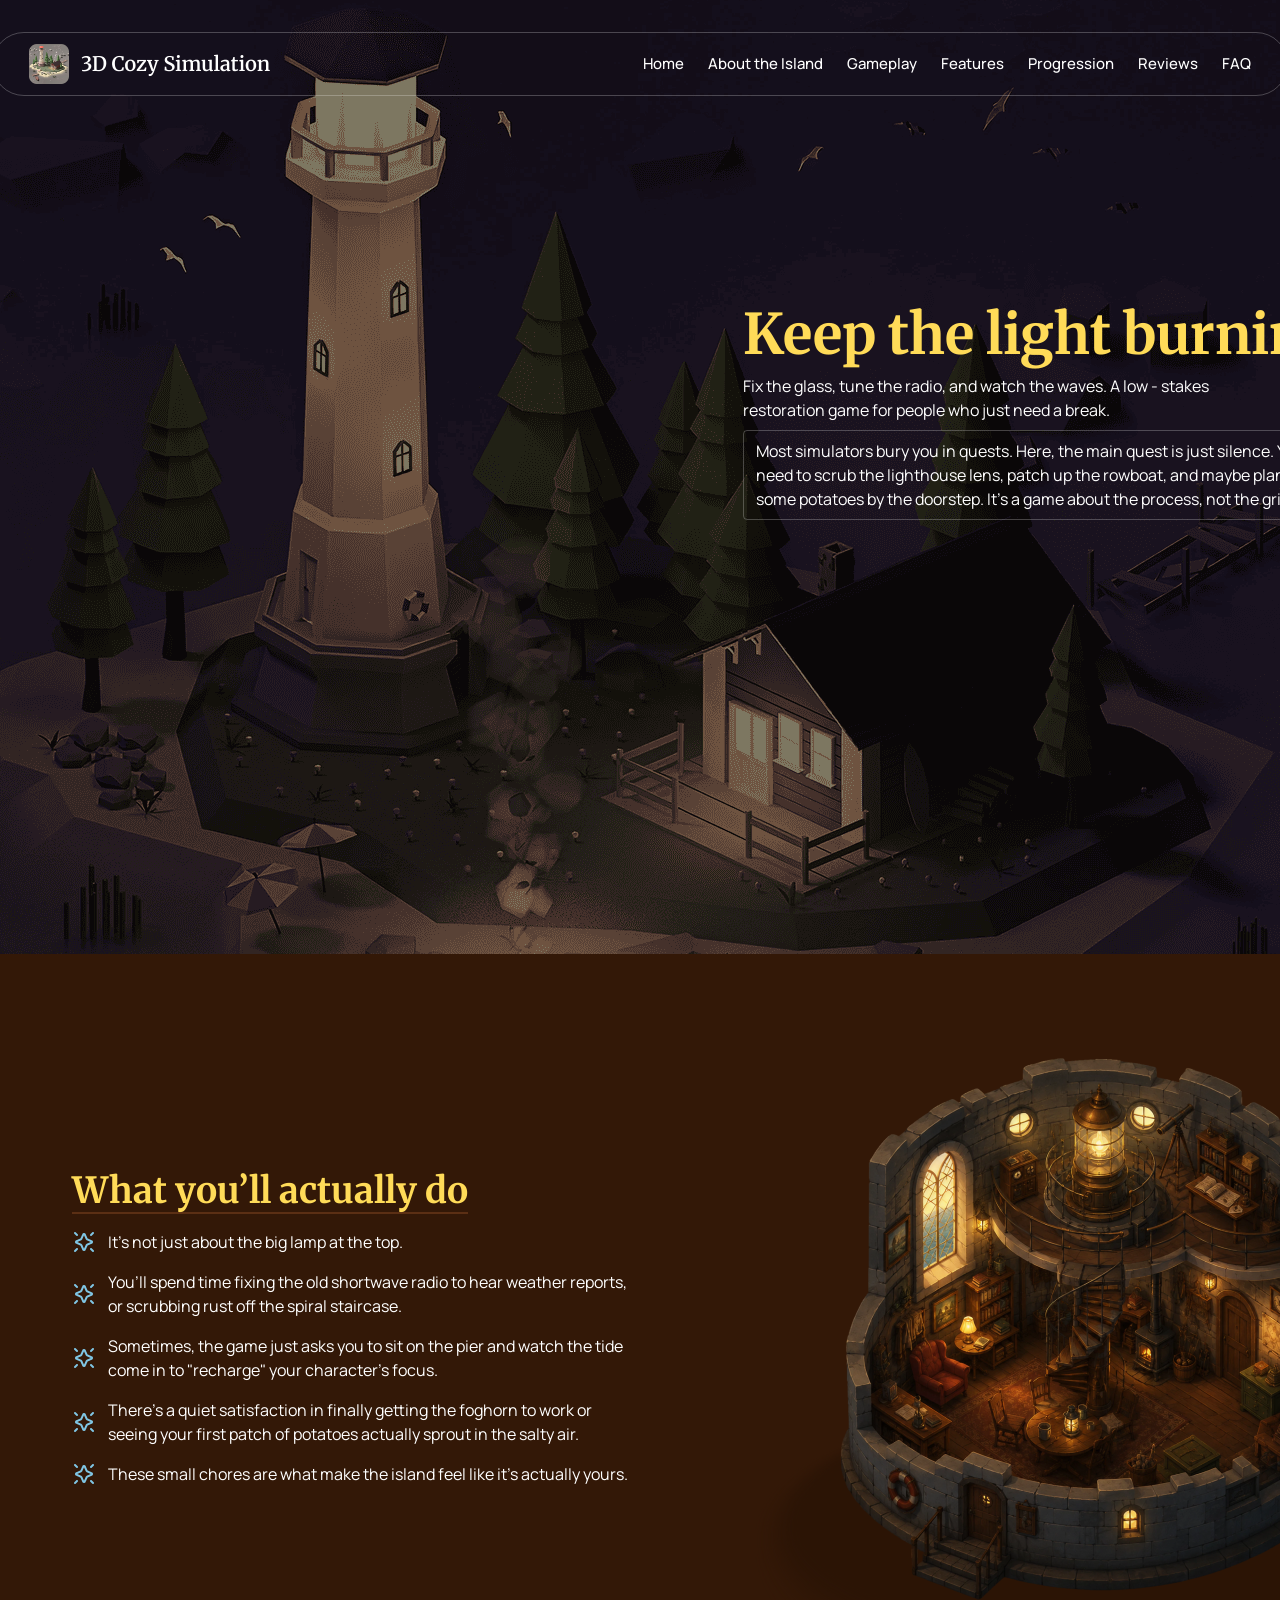
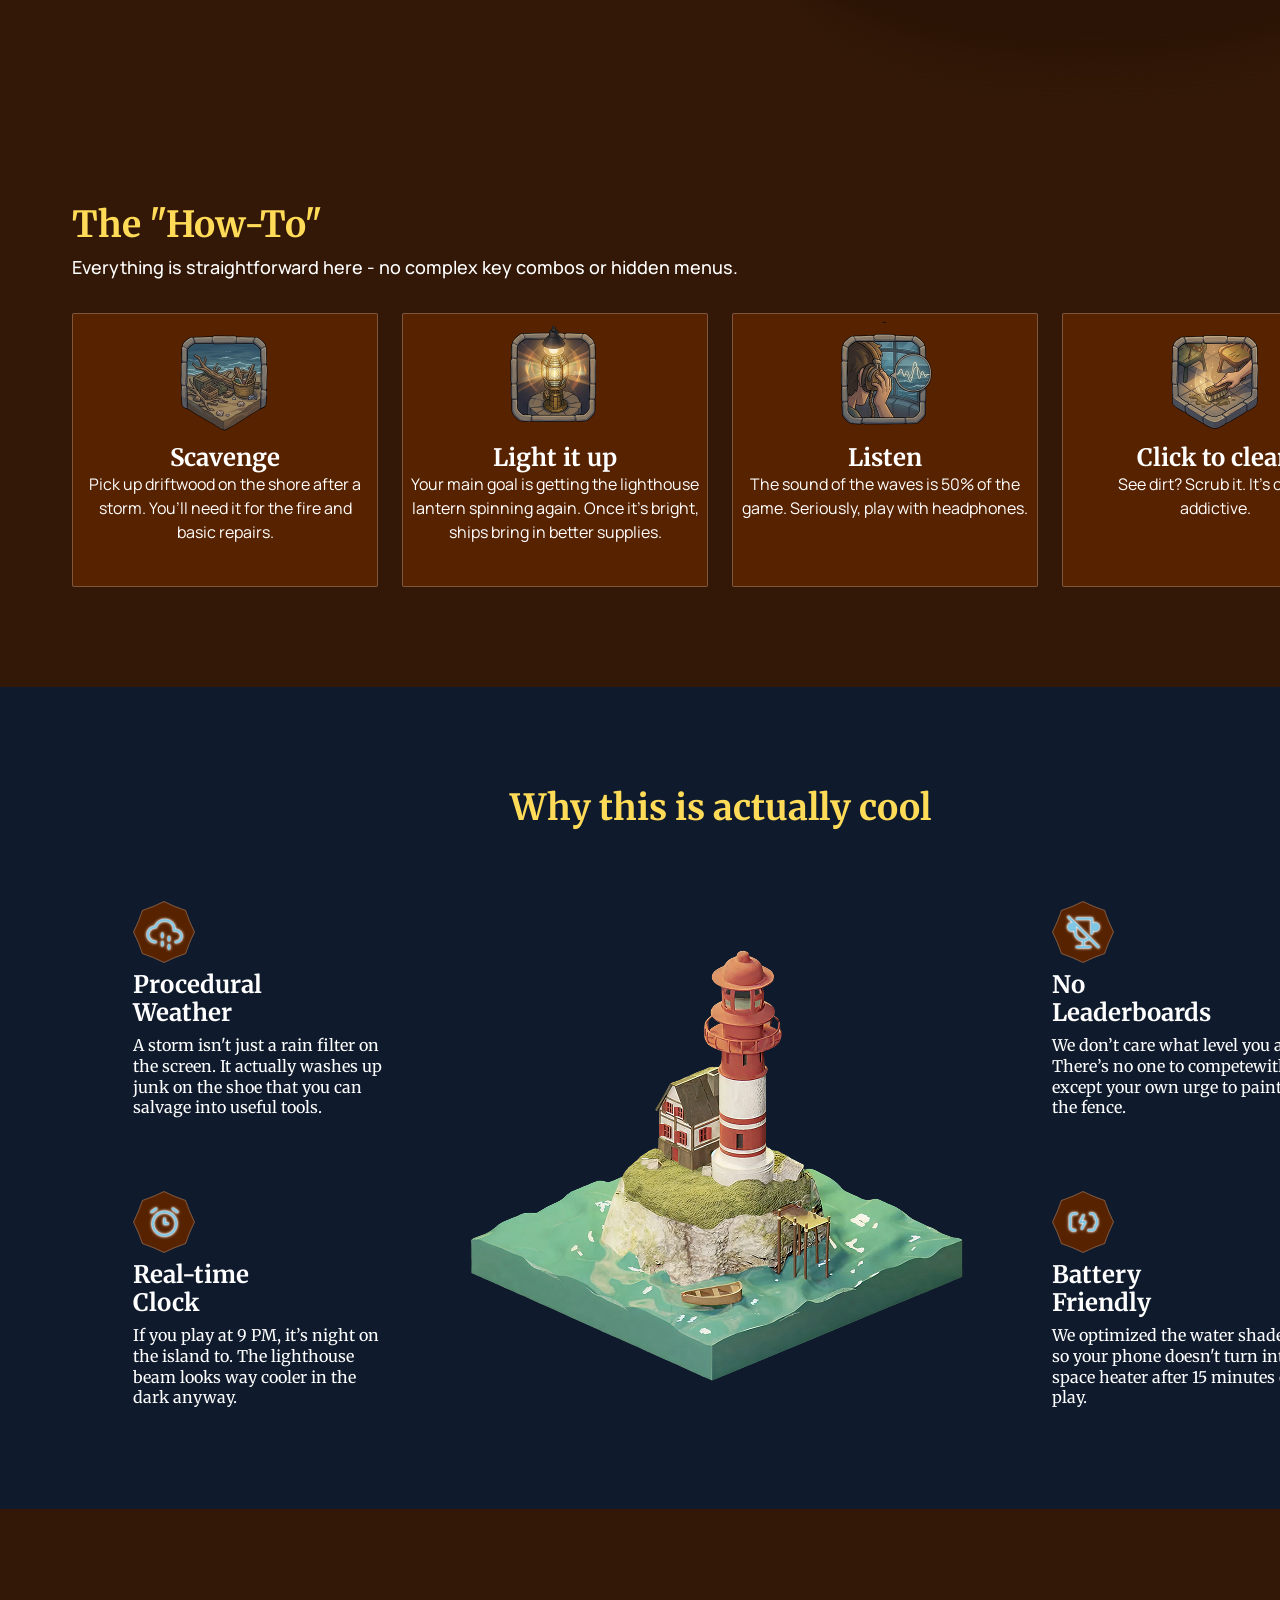
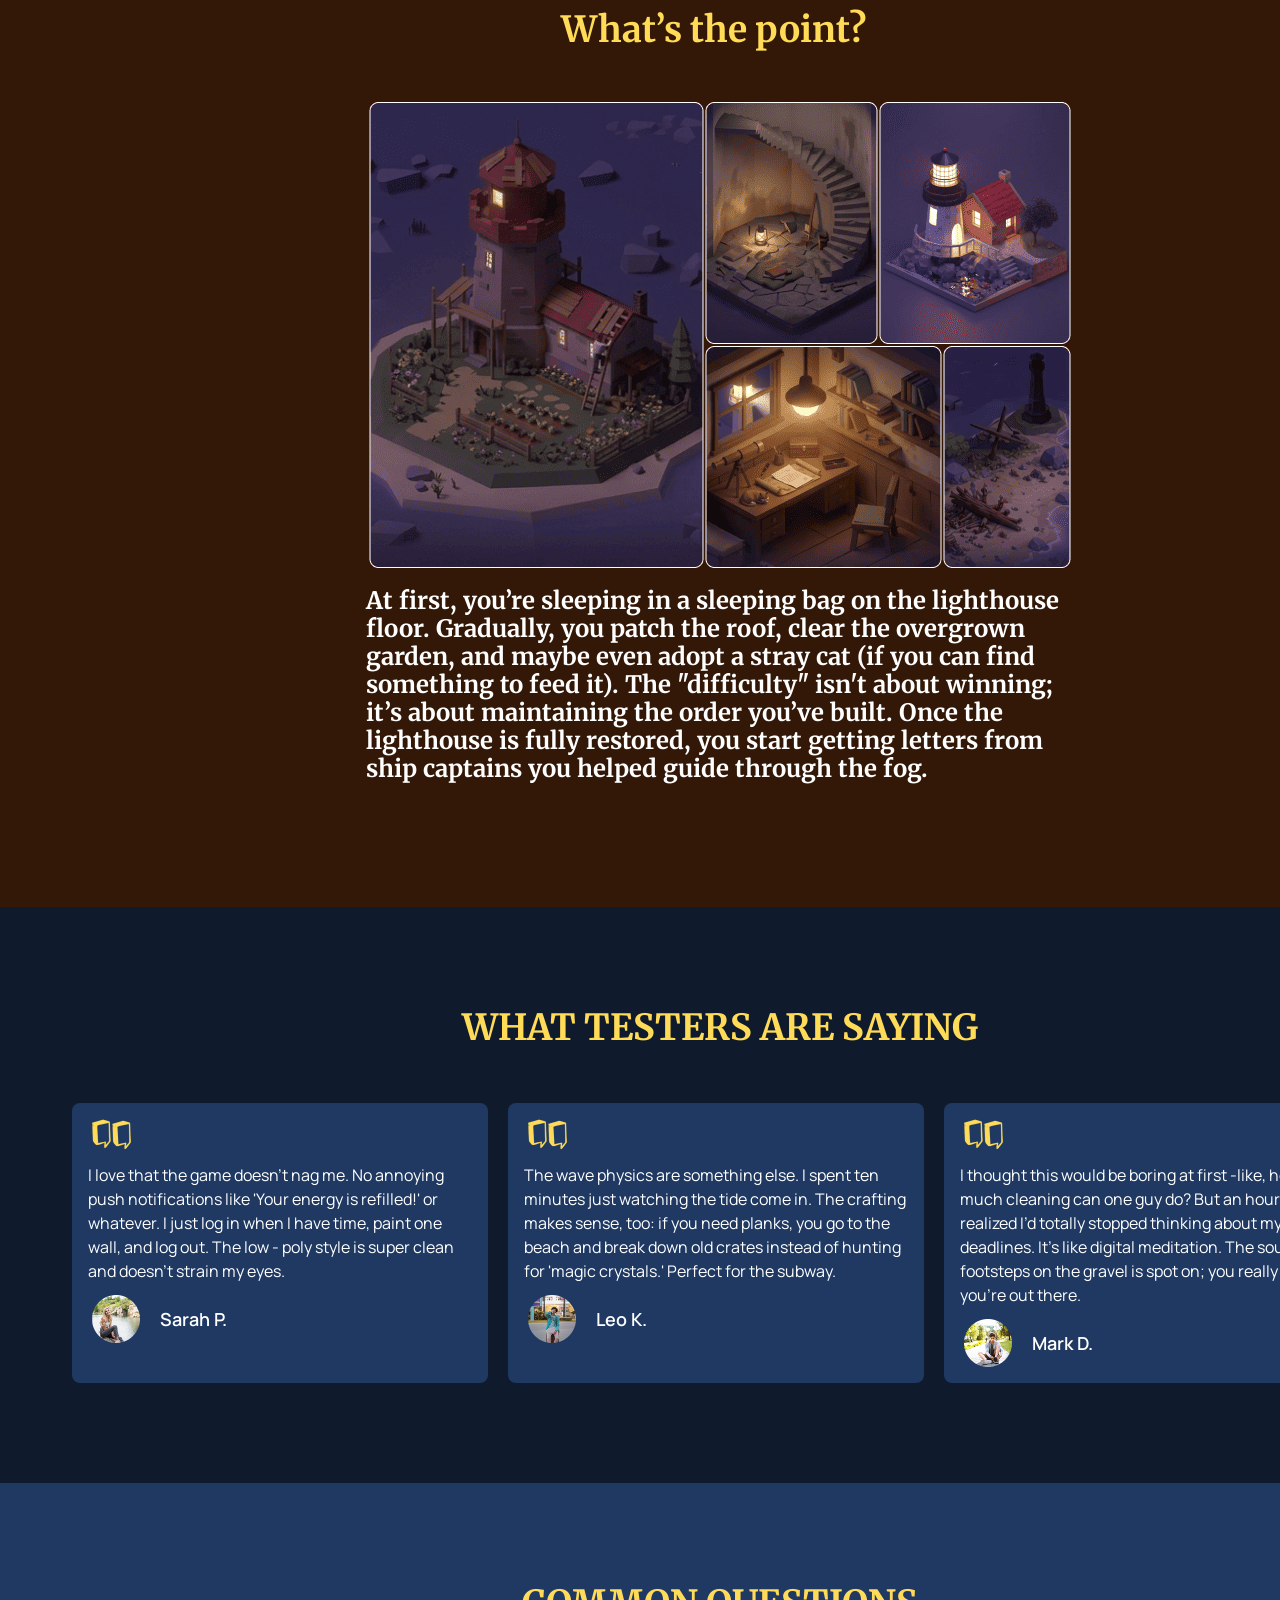
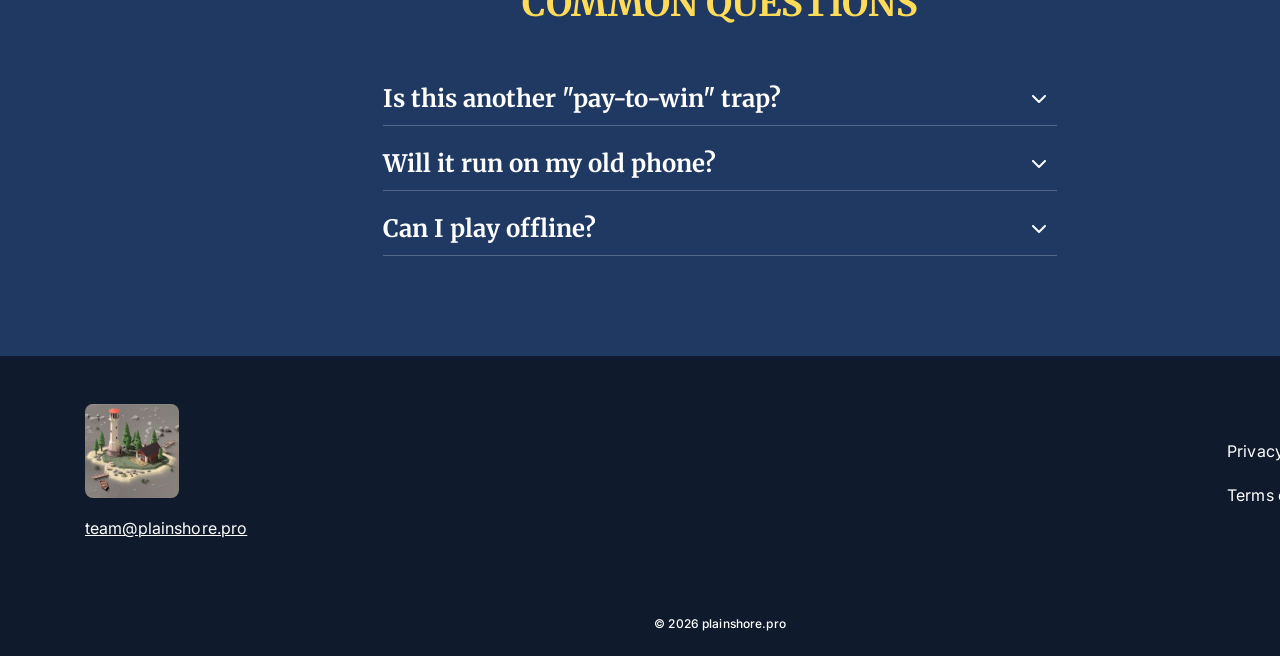
<file: index.html>
<!doctype html>
<html lang="en">
  <head>
    <meta charset="UTF-8" />
    <meta name="viewport" content="width=device-width, initial-scale=1.0" />
    <meta name="description" content="" />
    <title>3D Cozy Simulation</title>
    <link rel="icon" href="img/1.png" />

    <link rel="stylesheet" type="text/css" href="slick/slick.css" />
    <link rel="stylesheet" href="css/main.css" />
  </head>

  <body>
    <header class="p-p-header">
      <div class="p-p-header-background"></div>
      <nav class="p-p-navigation">
        <ul class="p-p-navigation-list">
          <li class="p-p-navigation-item">
            <a href="/" class="p-p-navigation-link">
              <img
                class="p-p-title-img p-p-navigation-img"
                alt="logo"
                src="img/Logo container.png"
                style="height: 40px"
              />
            </a>
          </li>
          <li class="p-p-navigation-item">
            <a href="/" class="p-p-navigation-link">Home</a>
          </li>

          <li class="p-p-navigation-item">
            <a href="/#why" class="p-p-navigation-link">About the Island</a>
          </li>
          <li class="p-p-navigation-item">
            <a href="/#uniqueness" class="p-p-navigation-link">Gameplay</a>
          </li>

          <li class="p-p-navigation-item">
            <a href="/#how" class="p-p-navigation-link">Features</a>
          </li>
          <li class="p-p-navigation-item">
            <a href="/#about" class="p-p-navigation-link">Progression</a>
          </li>
          <li class="p-p-navigation-item">
            <a href="/#reviews" class="p-p-navigation-link">Reviews</a>
          </li>
          <li class="p-p-navigation-item">
            <a href="/#faq" class="p-p-navigation-link">FAQ</a>
          </li>
        </ul>

        <div class="p-p-header-button-wrapper">
          <a href="/" class="p-p-policy-terms-header-icon-menu">
            <img
              href="/"
              class="p-p-title-img"
              alt="logo"
              src="img/Logo container.png"
              style="height: 40px"
            />
          </a>

          <button
            type="button"
            class="p-p-header-icon-button"
            data-menu-button
          >
            <svg
              class="p-p-header-icon p-p-header-icon-menu"
              width="24"
              height="24"
              viewBox="0 0 24 24"
              fill="none"
              xmlns="http://www.w3.org/2000/svg"
            >
              <g clip-path="url(#clip0_2_442)">
                <path
                  d="M4 6H20"
                  stroke="#F8F8FF"
                  stroke-width="2"
                  stroke-linecap="round"
                  stroke-linejoin="round"
                />
                <path
                  d="M4 12H20"
                  stroke="#F8F8FF"
                  stroke-width="2"
                  stroke-linecap="round"
                  stroke-linejoin="round"
                />
                <path
                  d="M4 18H20"
                  stroke="#F8F8FF"
                  stroke-width="2"
                  stroke-linecap="round"
                  stroke-linejoin="round"
                />
              </g>
              <defs>
                <clipPath id="clip0_2_442">
                  <rect width="24" height="24" fill="white" />
                </clipPath>
              </defs>
            </svg>

            <svg
              class="p-p-header-icon p-p-header-icon-close"
              width="24"
              height="24"
              viewBox="0 0 24 24"
              fill="none"
              xmlns="http://www.w3.org/2000/svg"
            >
              <g clip-path="url(#clip0_2_784)">
                <path
                  d="M18 6L6 18"
                  stroke="#F8F8FF"
                  stroke-width="2"
                  stroke-linecap="round"
                  stroke-linejoin="round"
                />
                <path
                  d="M6 6L18 18"
                  stroke="#F8F8FF"
                  stroke-width="2"
                  stroke-linecap="round"
                  stroke-linejoin="round"
                />
              </g>
              <defs>
                <clipPath id="clip0_2_784">
                  <rect width="24" height="24" fill="white" />
                </clipPath>
              </defs>
            </svg>
          </button>
        </div>
      </nav>
    </header>

    <main>
      <section class="p-p-home" id="home">
        <div class="p-p-home-container">
          <div class="p-p-home-container-top">
            <h1 class="p-p-home-title">Keep the light burning</h1>
            <p class="p-p-home-text">
              Fix the glass, tune the radio, and watch the waves. A low - stakes
              restoration game for people who just need a break.
            </p>
            <p class="p-p-home-text-two">
              Most simulators bury you in quests. Here, the main quest is just
              silence. You need to scrub the lighthouse lens, patch up the
              rowboat, and maybe plant some potatoes by the doorstep. It’s a
              game about the process, not the grind.
            </p>
          </div>
        </div>
      </section>
      <article class="p-p-why" id="why">
        <span style="display: none"
          >Generated: 2026-05-30, Hash: p-p-qk-p-p-39fd7x</span
        >

        <div class="p-p-why-container">
          <h2 class="p-p-about-title p-p-about-title-why">
            What you’ll actually do
          </h2>
          <dl class="p-p-why-list">
            <div class="p-p-why-item">
              <dt class="p-p-why-text-bold">
                <figure class="p-p-why-img">
                  <img
                    class="p-p-why-img"
                    src="img/sparkle-highlight 1.png"
                    alt=""
                  />
                </figure>
              </dt>
              <dd class="p-p-why-text">
                It’s not just about the big lamp at the top.
              </dd>
            </div>
            <div class="p-p-why-item">
              <dt class="p-p-why-text-bold">
                <figure class="p-p-why-img">
                  <img
                    class="p-p-why-img"
                    src="img/sparkle-highlight 1.png"
                    alt=""
                  />
                </figure>
              </dt>
              <dd class="p-p-why-text">
                You’ll spend time fixing the old shortwave radio to hear weather
                reports, or scrubbing rust off the spiral staircase.
              </dd>
            </div>
            <div class="p-p-why-item">
              <dt class="p-p-why-text-bold">
                <figure class="p-p-why-img">
                  <img
                    class="p-p-why-img"
                    src="img/sparkle-highlight 1.png"
                    alt=""
                  />
                </figure>
              </dt>
              <dd class="p-p-why-text">
                Sometimes, the game just asks you to sit on the pier and watch
                the tide come in to "recharge" your character’s focus.
              </dd>
            </div>
            <div class="p-p-why-item">
              <dt class="p-p-why-text-bold">
                <figure class="p-p-why-img">
                  <img
                    class="p-p-why-img"
                    src="img/sparkle-highlight 1.png"
                    alt=""
                  />
                </figure>
              </dt>
              <dd class="p-p-why-text">
                There’s a quiet satisfaction in finally getting the foghorn to
                work or seeing your first patch of potatoes actually sprout in
                the salty air.
              </dd>
            </div>
            <div class="p-p-why-item">
              <dt class="p-p-why-text-bold">
                <figure class="p-p-why-img">
                  <img
                    class="p-p-why-img"
                    src="img/sparkle-highlight 1.png"
                    alt=""
                  />
                </figure>
              </dt>
              <dd class="p-p-why-text">
                These small chores are what make the island feel like it’s
                actually yours.
              </dd>
            </div>
          </dl>
        </div>
      </article>
      <section class="p-p-uniqueness" id="uniqueness">
        <div class="p-p-uniqueness-container">
          <h2 class="p-p-about-title" style="text-align: left">
            The "How-To"
          </h2>
          <h2 class="p-p-about-title-two">
            Everything is straightforward here - no complex key combos or hidden
            menus.
          </h2>
          <div class="p-p-uniqueness-list">
            <div class="p-p-uniqueness-item">
              <img
                class="p-p-uniqueness-img"
                src="/img/uniqueness/1 (1).png"
                alt=""
              />
              <p class="p-p-uniqueness-text-bold">Click to clean</p>
              <p class="p-p-uniqueness-text">
                See dirt? Scrub it. It’s oddly <br />
                addictive.
              </p>
            </div>
            <div class="p-p-uniqueness-item">
              <img
                class="p-p-uniqueness-img"
                src="/img/uniqueness/1 (2).png"
                alt=""
              />
              <p class="p-p-uniqueness-text-bold">Scavenge</p>
              <p class="p-p-uniqueness-text">
                Pick up driftwood on the shore after a storm. You’ll need it for
                the fire and basic repairs.
              </p>
            </div>
            <div class="p-p-uniqueness-item">
              <img
                class="p-p-uniqueness-img"
                src="/img/uniqueness/1 (3).png"
                alt=""
              />
              <p class="p-p-uniqueness-text-bold">Light it up</p>
              <p class="p-p-uniqueness-text">
                Your main goal is getting the lighthouse lantern spinning again.
                Once it’s bright, ships bring in better supplies.
              </p>
            </div>
            <div class="p-p-uniqueness-item">
              <img
                class="p-p-uniqueness-img"
                src="/img/uniqueness/1 (4).png"
                alt=""
              />
              <p class="p-p-uniqueness-text-bold">Listen</p>
              <p class="p-p-uniqueness-text">
                The sound of the waves is 50% of the game. Seriously, play with
                headphones.
              </p>
            </div>
          </div>
        </div>
      </section>
      <section class="p-p-how" id="how">
        <div class="p-p-how-container">
          <h2 class="p-p-about-title">Why this is actually cool</h2>
          <div class="p-p-how-list-three">
            <ul class="p-p-how-list">
              <li class="p-p-how-item">
                <img
                  class="p-p-how-img"
                  src="/img/how/2 (1).png"
                  alt="image"
                />
                <p class="p-p-how-text-bold">Procedural Weather</p>
                <p class="p-p-how-text">
                  A storm isn't just a rain filter on the screen. It actually
                  washes up junk on the shoe that you can salvage into useful
                  tools.
                </p>
              </li>
              <li class="p-p-how-item">
                <img
                  class="p-p-how-img"
                  src="/img/how/2 (2).png"
                  alt="image"
                />
                <p class="p-p-how-text-bold">Real-time Clock</p>
                <p class="p-p-how-text">
                  If you play at 9 PM, it’s night on the island to. The
                  lighthouse beam looks way cooler in the dark anyway.
                </p>
              </li>
            </ul>
            <ul class="p-p-how-list p-p-how-list-two">
              <li class="p-p-how-item">
                <img
                  class="p-p-how-img"
                  src="/img/how/2 (3).png"
                  alt="image"
                />
                <p class="p-p-how-text-bold">No Leaderboards</p>
                <p class="p-p-how-text">
                  We don’t care what level you are. There’s no one to
                  competewith except your own urge to paint the fence.
                </p>
              </li>
              <li class="p-p-how-item">
                <img
                  class="p-p-how-img"
                  src="/img/how/2 (4).png"
                  alt="image"
                />
                <p class="p-p-how-text-bold">Battery Friendly</p>
                <p class="p-p-how-text">
                  We optimized the water shaders so your phone doesn't turn into
                  a space heater after 15 minutes of play.
                </p>
              </li>
            </ul>
          </div>
        </div>
      </section>
      <section class="p-p-about" id="about">
        <div class="p-p-about-container">
          <h2 class="p-p-about-title">What’s the point?</h2>
          <p class="p-p-about-text">
            At first, you’re sleeping in a sleeping bag on the lighthouse floor.
            Gradually, you patch the roof, clear the overgrown garden, and maybe
            even adopt a stray cat (if you can find something to feed it). The
            "difficulty" isn't about winning; it’s about maintaining the order
            you’ve built. Once the lighthouse is fully restored, you start
            getting letters from ship captains you helped guide through the fog.
          </p>
        </div>
      </section>
      <section class="p-p-reviews" id="reviews">
        <div class="p-p-reviews-container">
          <h2 class="p-p-about-title">WHAT TESTERS ARE SAYING</h2>
          <ul class="p-p-reviews-list">
            <li class="p-p-reviews-item">
              <img
                class="p-p-reviews-img-one"
                src="/img/reviews/Mask group.png"
                alt="image"
              />
              <p class="p-p-reviews-text">
                I thought this would be boring at first -like, how much cleaning
                can one guy do? But an hour later I realized I’d totally stopped
                thinking about my work deadlines. It’s like digital meditation.
                The sound of footsteps on the gravel is spot on; you really feel
                like you’re out there.
              </p>
              <div class="p-p-reviews-item-top">
                <img
                  class="p-p-reviews-img"
                  src="/img/reviews/3 (1).png"
                  alt="avatar"
                />
                <p class="p-p-reviews-text-bold">Mark D.</p>
              </div>
            </li>
            <li class="p-p-reviews-item">
              <img
                class="p-p-reviews-img-one"
                src="/img/reviews/Mask group.png"
                alt="image"
              />
              <p class="p-p-reviews-text">
                I love that the game doesn't nag me. No annoying push
                notifications like 'Your energy is refilled!' or whatever. I
                just log in when I have time, paint one wall, and log out. The
                low - poly style is super clean and doesn't strain my eyes.
              </p>
              <div class="p-p-reviews-item-top">
                <img
                  class="p-p-reviews-img"
                  src="/img/reviews/3 (3).png"
                  alt="avatar"
                />
                <p class="p-p-reviews-text-bold">Sarah P.</p>
              </div>
            </li>
            <li class="p-p-reviews-item">
              <img
                class="p-p-reviews-img-one"
                src="/img/reviews/Mask group.png"
                alt="image"
              />
              <p class="p-p-reviews-text">
                The wave physics are something else. I spent ten minutes just
                watching the tide come in. The crafting makes sense, too: if you
                need planks, you go to the beach and break down old crates
                instead of hunting for 'magic crystals.' Perfect for the subway.
              </p>
              <div class="p-p-reviews-item-top">
                <img
                  class="p-p-reviews-img"
                  src="/img/reviews/Avatar Container.png"
                  alt="avatar"
                />
                <p class="p-p-reviews-text-bold">Leo K.</p>
              </div>
            </li>
          </ul>
          <div class="p-p-gallery-button-container">
            <button class="p-p-gallery-button p-p-reviews-list-left">
              <img
                class="p-p-gallery-button-icon"
                src="img/reviews/circle-chevron-down 2.png"
                alt="left button"
              />
            </button>
            <button class="p-p-gallery-button p-p-reviews-list-right">
              <img
                class="p-p-gallery-button-icon"
                src="img/reviews/circle-chevron-down 1.png"
                alt="right button"
              />
            </button>
          </div>
        </div>
      </section>
      <section class="p-p-faq" id="faq">
        <div class="p-p-faq-container">
          <h2 class="p-p-about-title">COMMON QUESTIONS</h2>
          <ul class="p-p-faq-list">
            <li class="p-p-faq-item">
              <div class="p-p-faq-question" onclick="toggleAnswer(this)">
                <span>Is this another "pay-to-win" trap?</span>
                <button class="p-p-toggle-button">
                  <img src="/img/chevron-down 1.png" alt="Toggle" />
                </button>
              </div>
              <div class="p-p-faq-answer">
                No, we hate those games as much as you do. There’s no "energy"
                to buy or timers you have to pay to skip. We’re planning to add
                a few cosmetic packs later (like different lighthouse colors)
                just to keep the lights on here at the studio, but the core game
                is open to everyone from the start.
              </div>
            </li>
            <li class="p-p-faq-item">
              <div class="p-p-faq-question" onclick="toggleAnswer(this)">
                <span>Will it run on my old phone?</span>
                <button class="p-p-toggle-button">
                  <img src="/img/chevron-down 1.png" alt="Toggle" />
                </button>
              </div>
              <div class="p-p-faq-answer">
                We’ve been testing this on 4 - year - old devices and it’s
                holding up fine. You can toggle off the complex water
                reflections in the settings if you feel things getting sluggish.
                Just make sure you’ve got about half a gig of space free for the
                cache.
              </div>
            </li>
            <li class="p-p-faq-item">
              <div class="p-p-faq-question" onclick="toggleAnswer(this)">
                <span>Can I play offline?</span>
                <button class="p-p-toggle-button">
                  <img src="/img/chevron-down 1.png" alt="Toggle" />
                </button>
              </div>
              <div class="p-p-faq-answer">
                Yes, that was one of our main rules during development. The game
                is fully offline. You only need the internet if you want to
                cloud - sync your save to another device or download an update.
                Other than that, you’re good to go anywhere.
              </div>
            </li>
          </ul>
        </div>
      </section>
    </main>
    <footer class="p-p-footer" style="margin: auto; background: #0f1b2d">
      <div class="p-p-footer-container">
        <div class="p-p-footer-wrapper">
          <a class="p-p-footer-wrapper-one" href="mailto:team@plainshore.pro">
            <img class="p-p-footer-img" src="/img/1.png" alt="button" /><span
              >team@plainshore.pro</span
            >
          </a>

          <div class="p-p-footer-wrap">
            <a class="p-p-footer-text" href="/policy.html">Privacy Policy</a>
            <a class="p-p-footer-text" href="/terms.html"
              >Terms of Service
            </a>
          </div>
        </div>
        <p class="p-p-footer-copyright">© 2026 plainshore.pro</p>
      </div>
    </footer>
    <script src="js/mobile-menu.js"></script>
    <script src="js/jquery-loc-p-p-0.js"></script>
    <script type="text/javascript" src="slick/slick.min.js"></script>
    <script src="js/slick.js"></script>
  </body>
</html>
</file>
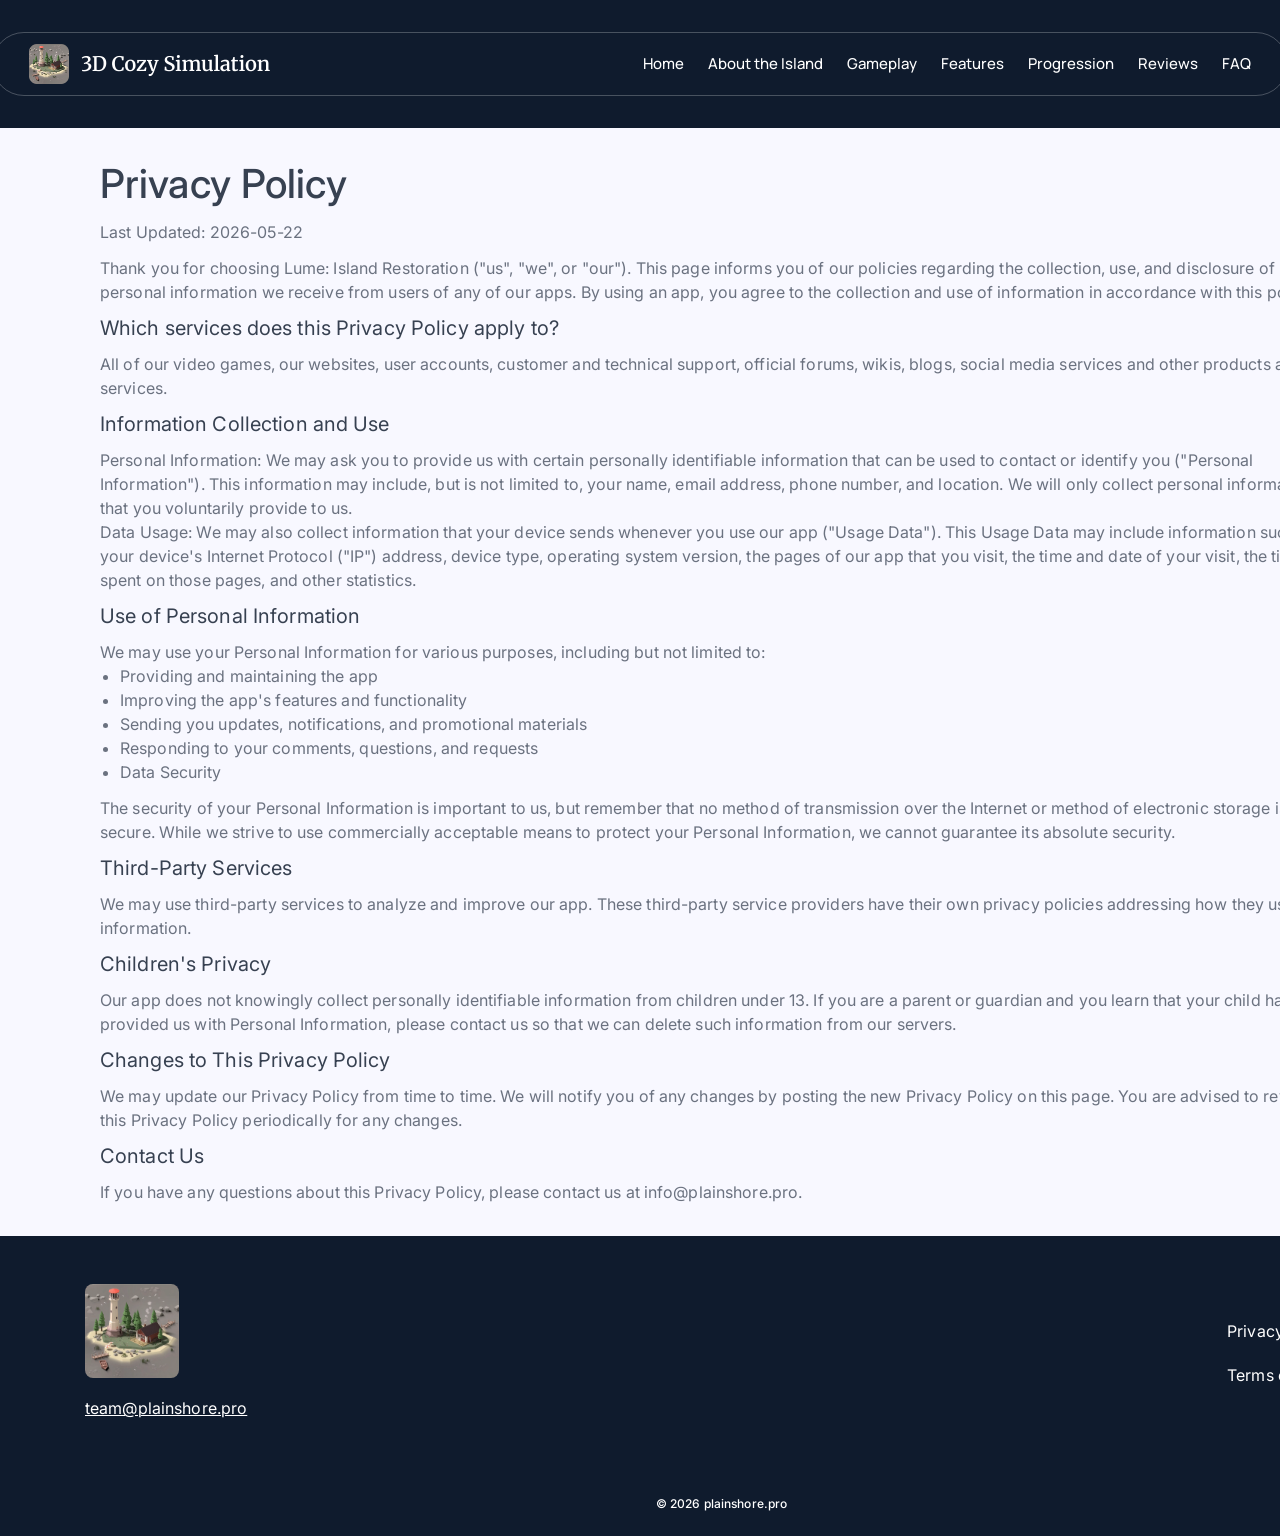
<file: policy.html>
<!doctype html>
<html lang="en">
  <head>
    <meta charset="UTF-8" />
    <meta name="viewport" content="width=device-width, initial-scale=1.0" />

    <title>Privacy Policy</title>
    <link rel="icon" href="img/1.png" />

    <link rel="stylesheet" type="text/css" href="slick/slick.css" />
    <link rel="stylesheet" href="css/main.css" />
  </head>

  <body>
    <header class="p-p-header p-p-header-two" style="background: #0f1b2d">
      <div class="p-p-header-background"></div>
      <nav class="p-p-navigation p-p-navigation-two">
        <ul class="p-p-navigation-list">
          <li class="p-p-navigation-item">
            <a href="/" class="p-p-navigation-link">
              <img
                class="p-p-title-img p-p-navigation-img"
                alt="logo"
                src="img/Logo container.png"
                style="height: 40px"
              />
            </a>
          </li>
          <li class="p-p-navigation-item">
            <a href="/" class="p-p-navigation-link">Home</a>
          </li>

          <li class="p-p-navigation-item">
            <a href="/#why" class="p-p-navigation-link">About the Island</a>
          </li>
          <li class="p-p-navigation-item">
            <a href="/#uniqueness" class="p-p-navigation-link">Gameplay</a>
          </li>

          <li class="p-p-navigation-item">
            <a href="/#how" class="p-p-navigation-link">Features</a>
          </li>
          <li class="p-p-navigation-item">
            <a href="/#about" class="p-p-navigation-link">Progression</a>
          </li>
          <li class="p-p-navigation-item">
            <a href="/#reviews" class="p-p-navigation-link">Reviews</a>
          </li>
          <li class="p-p-navigation-item">
            <a href="/#faq" class="p-p-navigation-link">FAQ</a>
          </li>
        </ul>

        <div class="p-p-header-button-wrapper">
          <a href="/" class="p-p-policy-terms-header-icon-menu">
            <img
              href="/"
              class="p-p-title-img"
              alt="logo"
              src="img/Logo container.png"
              style="height: 40px"
            />
          </a>

          <button type="button" class="p-p-header-icon-button" data-menu-button>
            <svg
              class="p-p-header-icon p-p-header-icon-menu"
              width="24"
              height="24"
              viewBox="0 0 24 24"
              fill="none"
              xmlns="http://www.w3.org/2000/svg"
            >
              <g clip-path="url(#clip0_2_442)">
                <path
                  d="M4 6H20"
                  stroke="#F8F8FF"
                  stroke-width="2"
                  stroke-linecap="round"
                  stroke-linejoin="round"
                />
                <path
                  d="M4 12H20"
                  stroke="#F8F8FF"
                  stroke-width="2"
                  stroke-linecap="round"
                  stroke-linejoin="round"
                />
                <path
                  d="M4 18H20"
                  stroke="#F8F8FF"
                  stroke-width="2"
                  stroke-linecap="round"
                  stroke-linejoin="round"
                />
              </g>
              <defs>
                <clipPath id="clip0_2_442">
                  <rect width="24" height="24" fill="white" />
                </clipPath>
              </defs>
            </svg>

            <svg
              class="p-p-header-icon p-p-header-icon-close"
              width="24"
              height="24"
              viewBox="0 0 24 24"
              fill="none"
              xmlns="http://www.w3.org/2000/svg"
            >
              <g clip-path="url(#clip0_2_784)">
                <path
                  d="M18 6L6 18"
                  stroke="#F8F8FF"
                  stroke-width="2"
                  stroke-linecap="round"
                  stroke-linejoin="round"
                />
                <path
                  d="M6 6L18 18"
                  stroke="#F8F8FF"
                  stroke-width="2"
                  stroke-linecap="round"
                  stroke-linejoin="round"
                />
              </g>
              <defs>
                <clipPath id="clip0_2_784">
                  <rect width="24" height="24" fill="white" />
                </clipPath>
              </defs>
            </svg>
          </button>
        </div>
      </nav>
    </header>
    <main>
      <section>
        <div class="p-p-policy-terms-container">
          <h1>Privacy Policy</h1>

          <p>Last Updated: <span class="date">2026-05-22</span></p>

          <p>
            Thank you for choosing
            <span class="name">Lume: Island Restoration</span> ("us", "we", or
            "our"). This page informs you of our policies regarding the
            collection, use, and disclosure of personal information we receive
            from users of any of our apps. By using an app, you agree to the
            collection and use of information in accordance with this policy.
          </p>

          <h3>Which services does this Privacy Policy apply to?</h3>
          <p>
            All of our video games, our websites, user accounts, customer and
            technical support, official forums, wikis, blogs, social media
            services and other products and services.
          </p>
          <h3>Information Collection and Use</h3>
          <p>
            Personal Information: We may ask you to provide us with certain
            personally identifiable information that can be used to contact or
            identify you ("Personal Information"). This information may include,
            but is not limited to, your name, email address, phone number, and
            location. We will only collect personal information that you
            voluntarily provide to us.<br />Data Usage: We may also collect
            information that your device sends whenever you use our app ("Usage
            Data"). This Usage Data may include information such as your
            device's Internet Protocol ("IP") address, device type, operating
            system version, the pages of our app that you visit, the time and
            date of your visit, the time spent on those pages, and other
            statistics.
          </p>
          <h3>Use of Personal Information</h3>
          <p>
            We may use your Personal Information for various purposes, including
            but not limited to:
          </p>
          <ul>
            <li>Providing and maintaining the app</li>
            <li>Improving the app's features and functionality</li>
            <li>
              Sending you updates, notifications, and promotional materials
            </li>
            <li>Responding to your comments, questions, and requests</li>
            <li>Data Security</li>
          </ul>
          <p>
            The security of your Personal Information is important to us, but
            remember that no method of transmission over the Internet or method
            of electronic storage is 100% secure. While we strive to use
            commercially acceptable means to protect your Personal Information,
            we cannot guarantee its absolute security.
          </p>
          <h3>Third-Party Services</h3>
          <p>
            We may use third-party services to analyze and improve our app.
            These third-party service providers have their own privacy policies
            addressing how they use such information.
          </p>
          <h3>Children's Privacy</h3>
          <p>
            Our app does not knowingly collect personally identifiable
            information from children under 13. If you are a parent or guardian
            and you learn that your child has provided us with Personal
            Information, please contact us so that we can delete such
            information from our servers.
          </p>
          <h3>Changes to This Privacy Policy</h3>
          <p>
            We may update our Privacy Policy from time to time. We will notify
            you of any changes by posting the new Privacy Policy on this page.
            You are advised to review this Privacy Policy periodically for any
            changes.
          </p>
          <h3>Contact Us</h3>
          <p>
            If you have any questions about this Privacy Policy, please contact
            us at
            <span class="domain">info@plainshore.pro</span>.
          </p>
        </div>
      </section>
    </main>

    <footer class="p-p-footer" style="margin: auto; background: #0f1b2d">
      <div class="p-p-footer-container">
        <div class="p-p-footer-wrapper">
          <a class="p-p-footer-wrapper-one" href="mailto:team@plainshore.pro">
            <img class="p-p-footer-img" src="/img/1.png" alt="button" /><span
              >team@plainshore.pro</span
            >
          </a>

          <div class="p-p-footer-wrap">
            <a class="p-p-footer-text" href="/policy.html">Privacy Policy</a>
            <a class="p-p-footer-text" href="/terms.html">Terms of Service </a>
          </div>
        </div>
        <p class="p-p-footer-copyright"> © 2026 plainshore.pro</p>
      </div>
    </footer>
    <script src="js/mobile-menu.js"></script>
  </body>
</html>
</file>
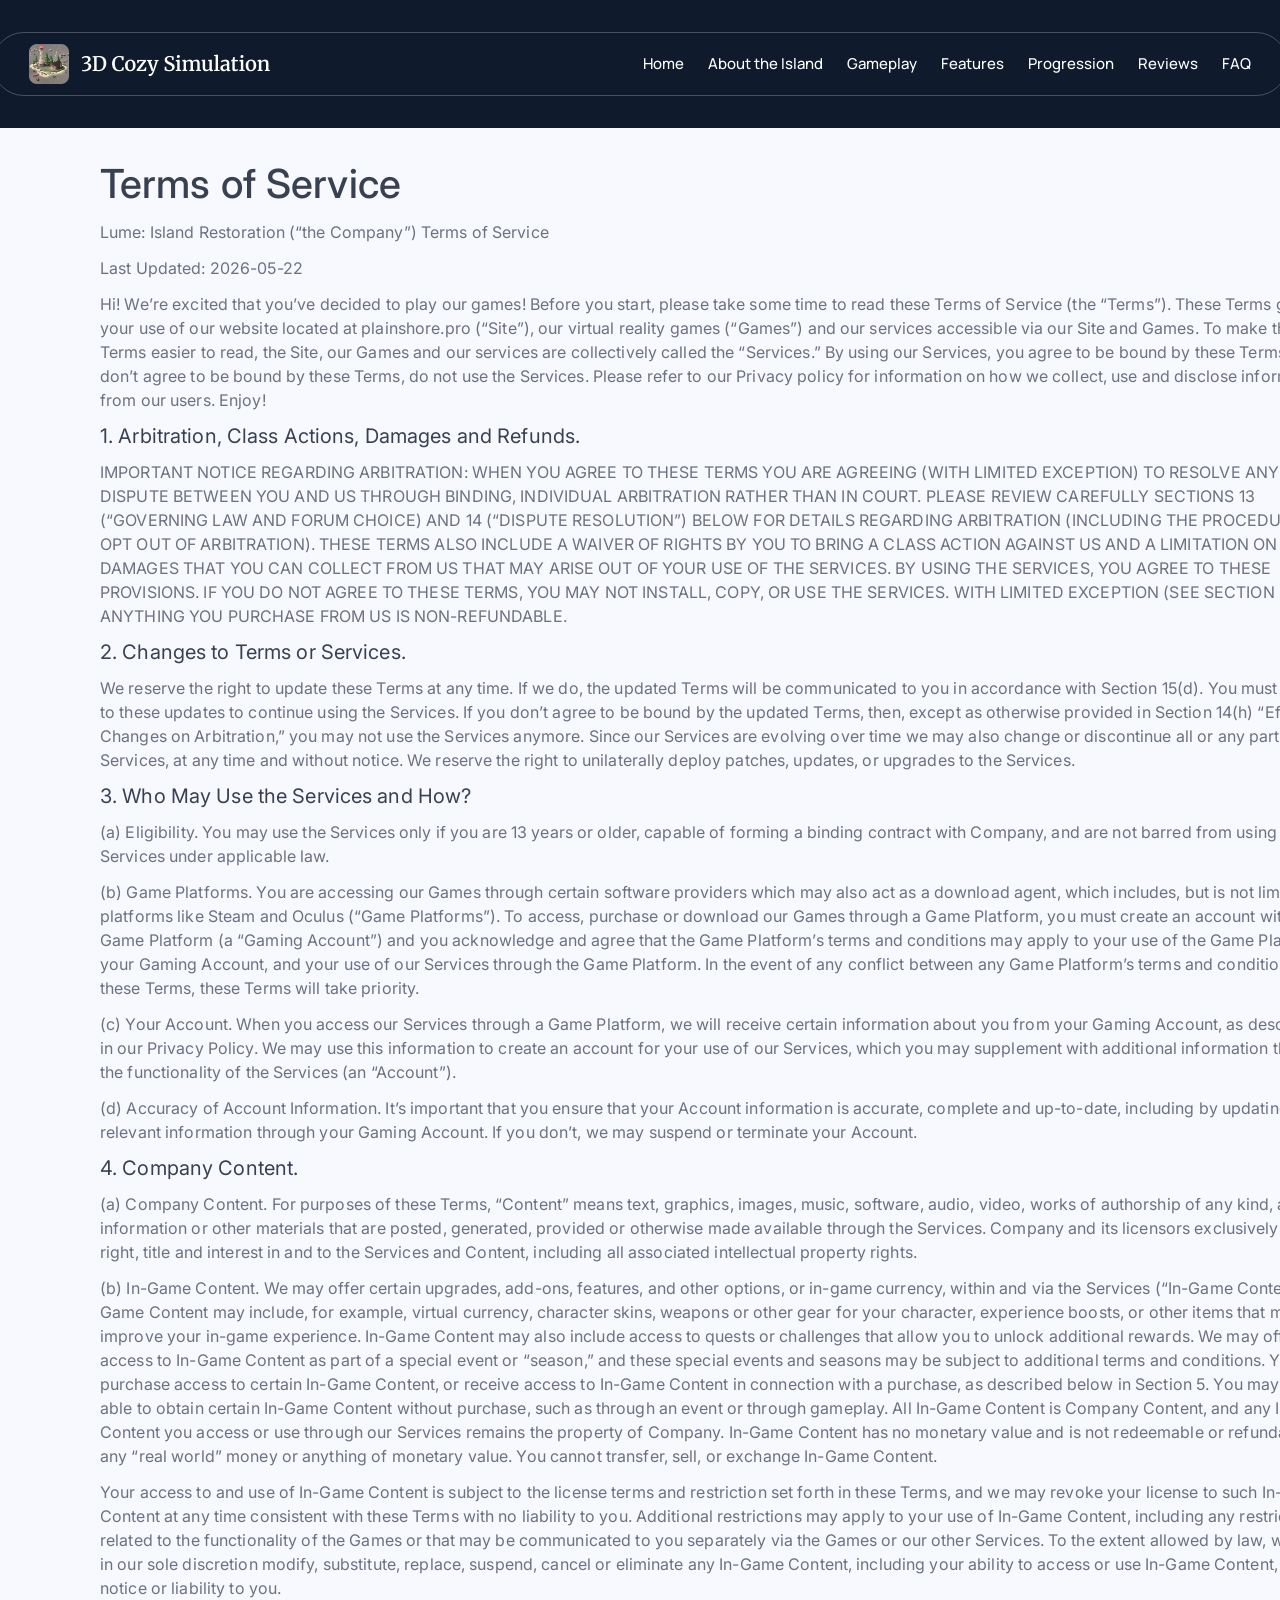
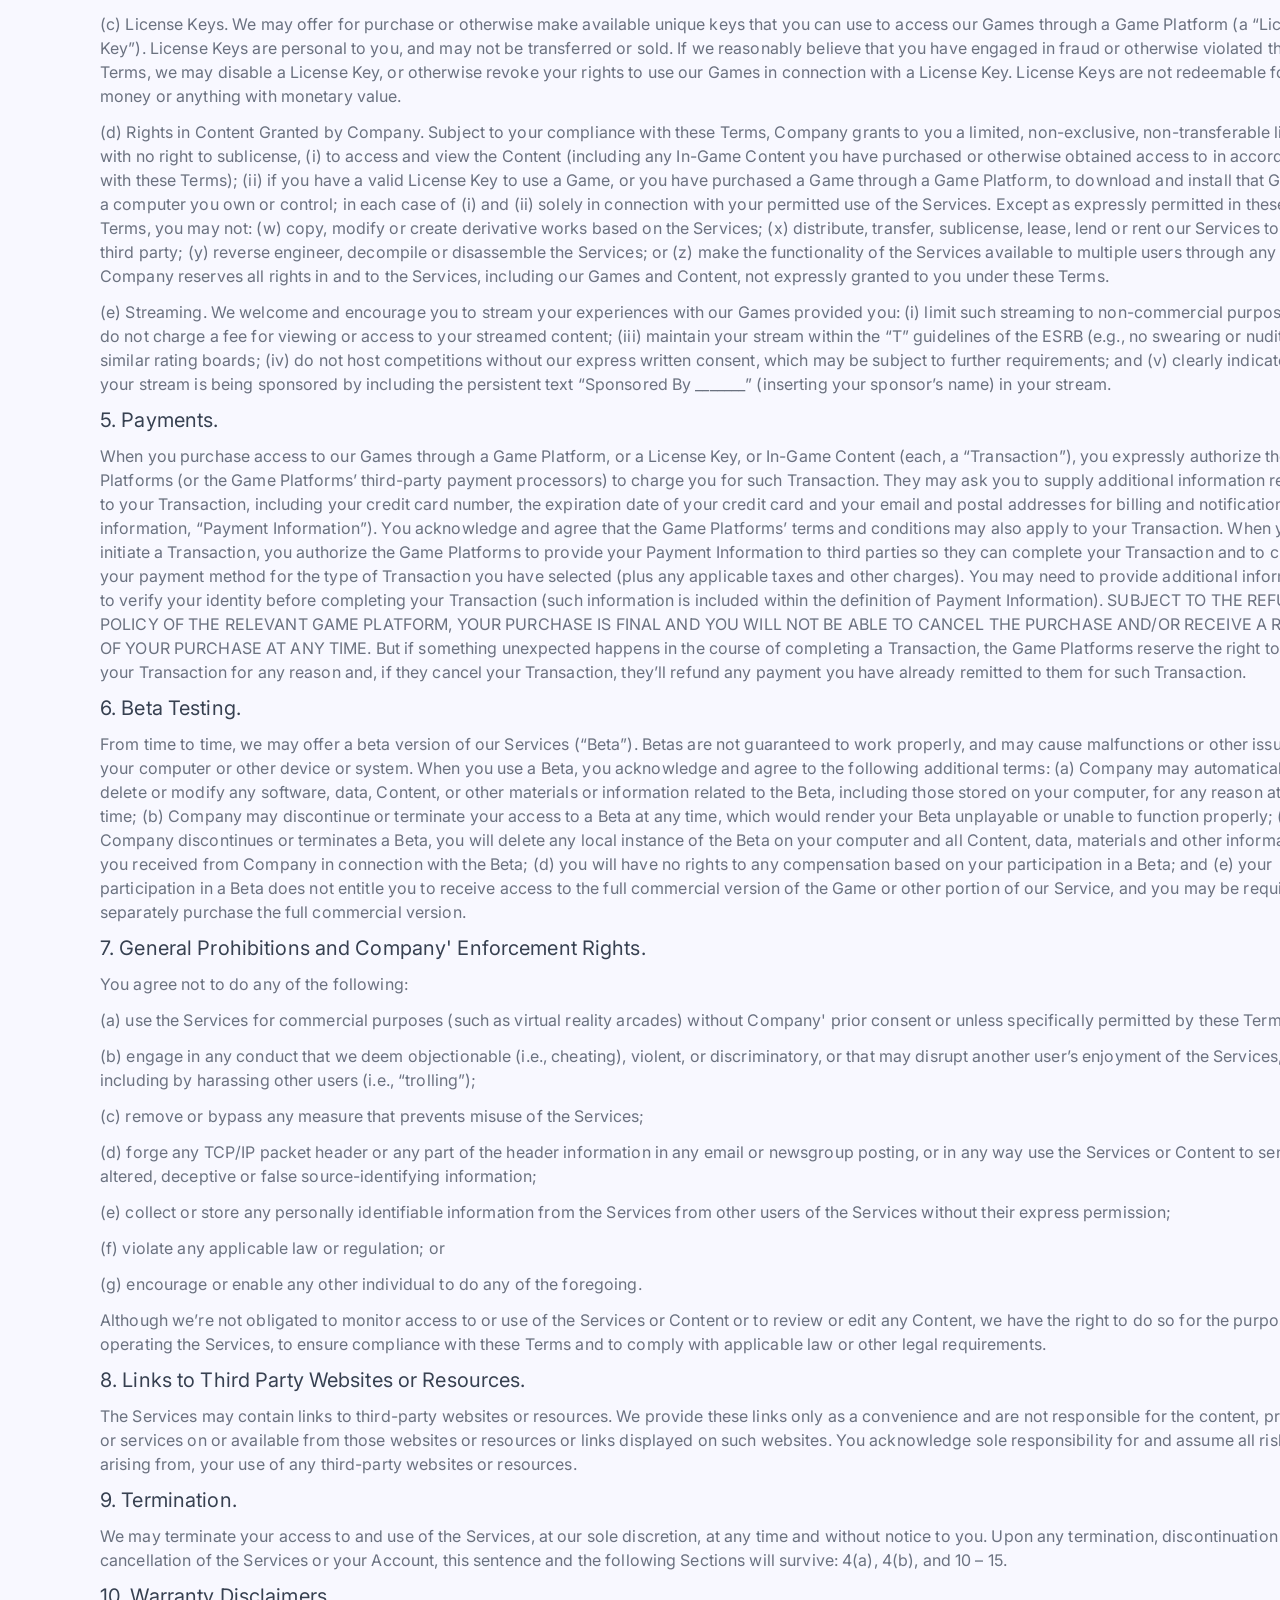
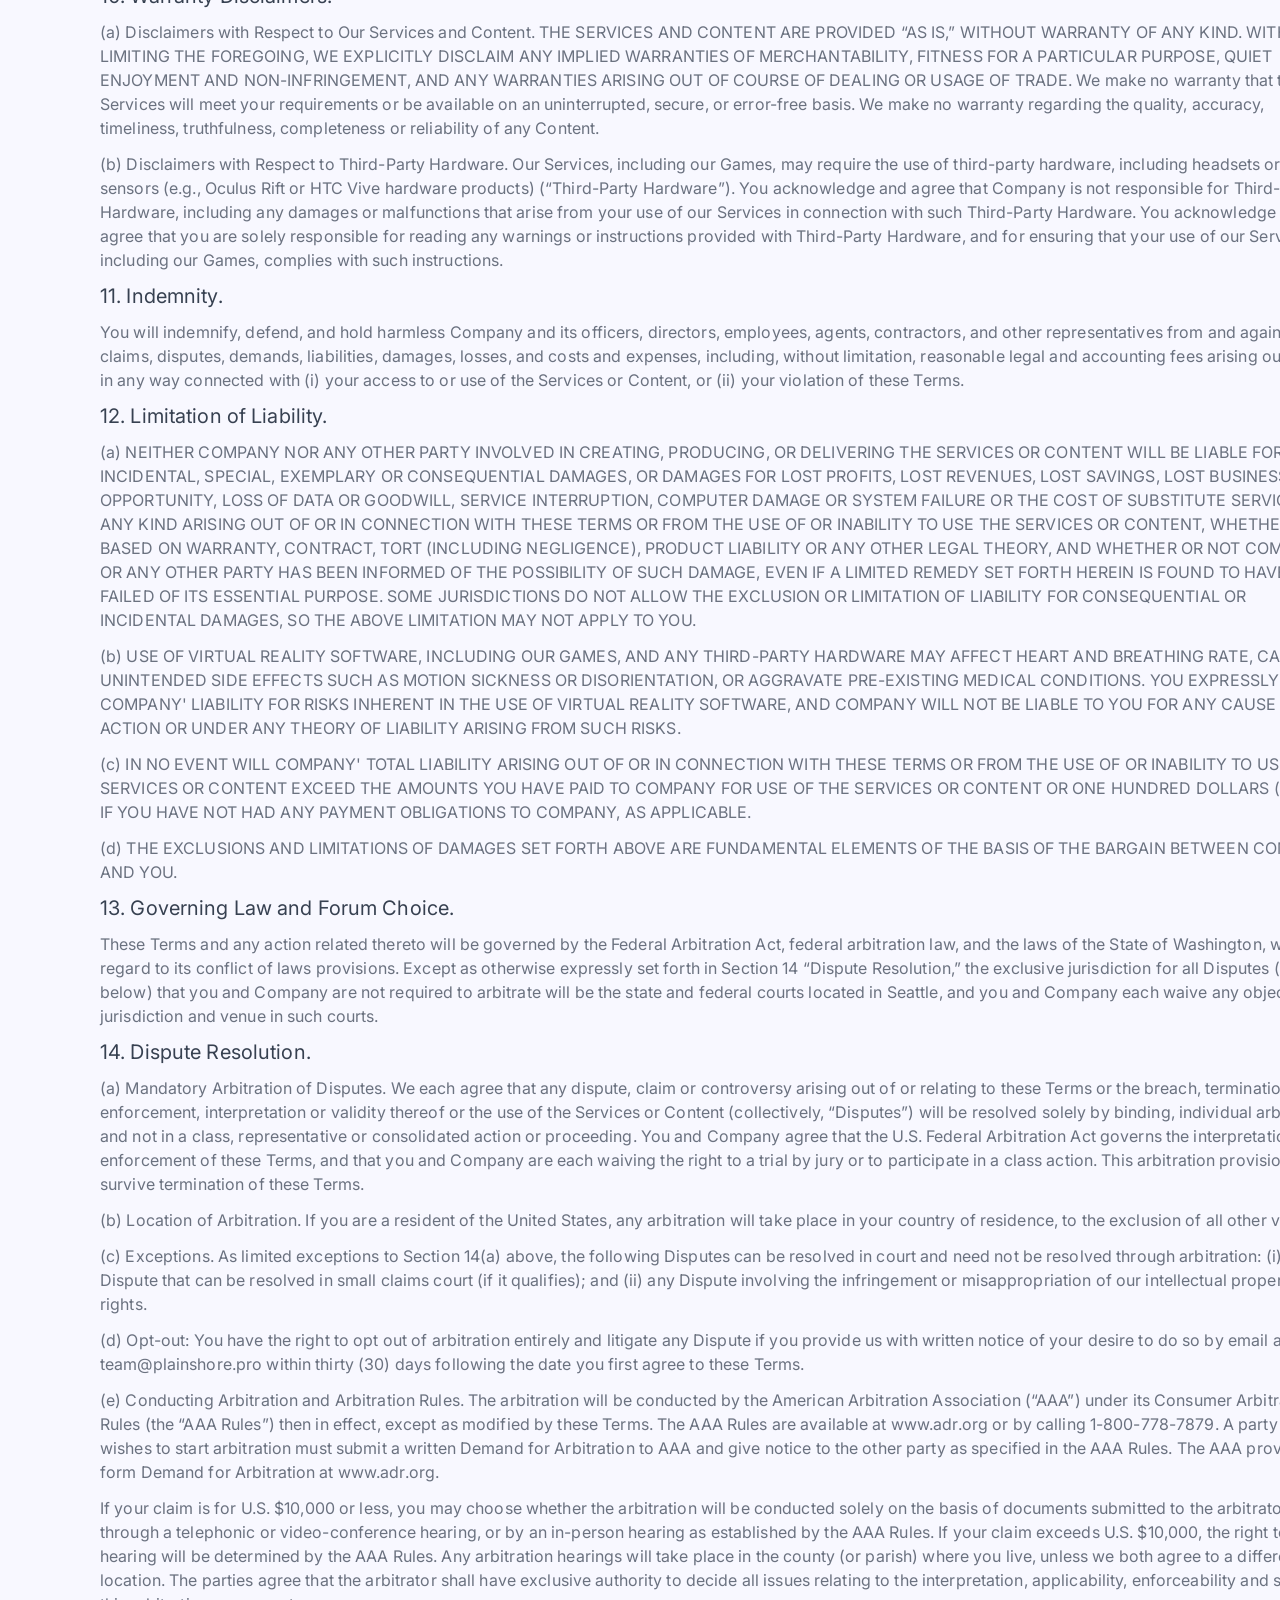
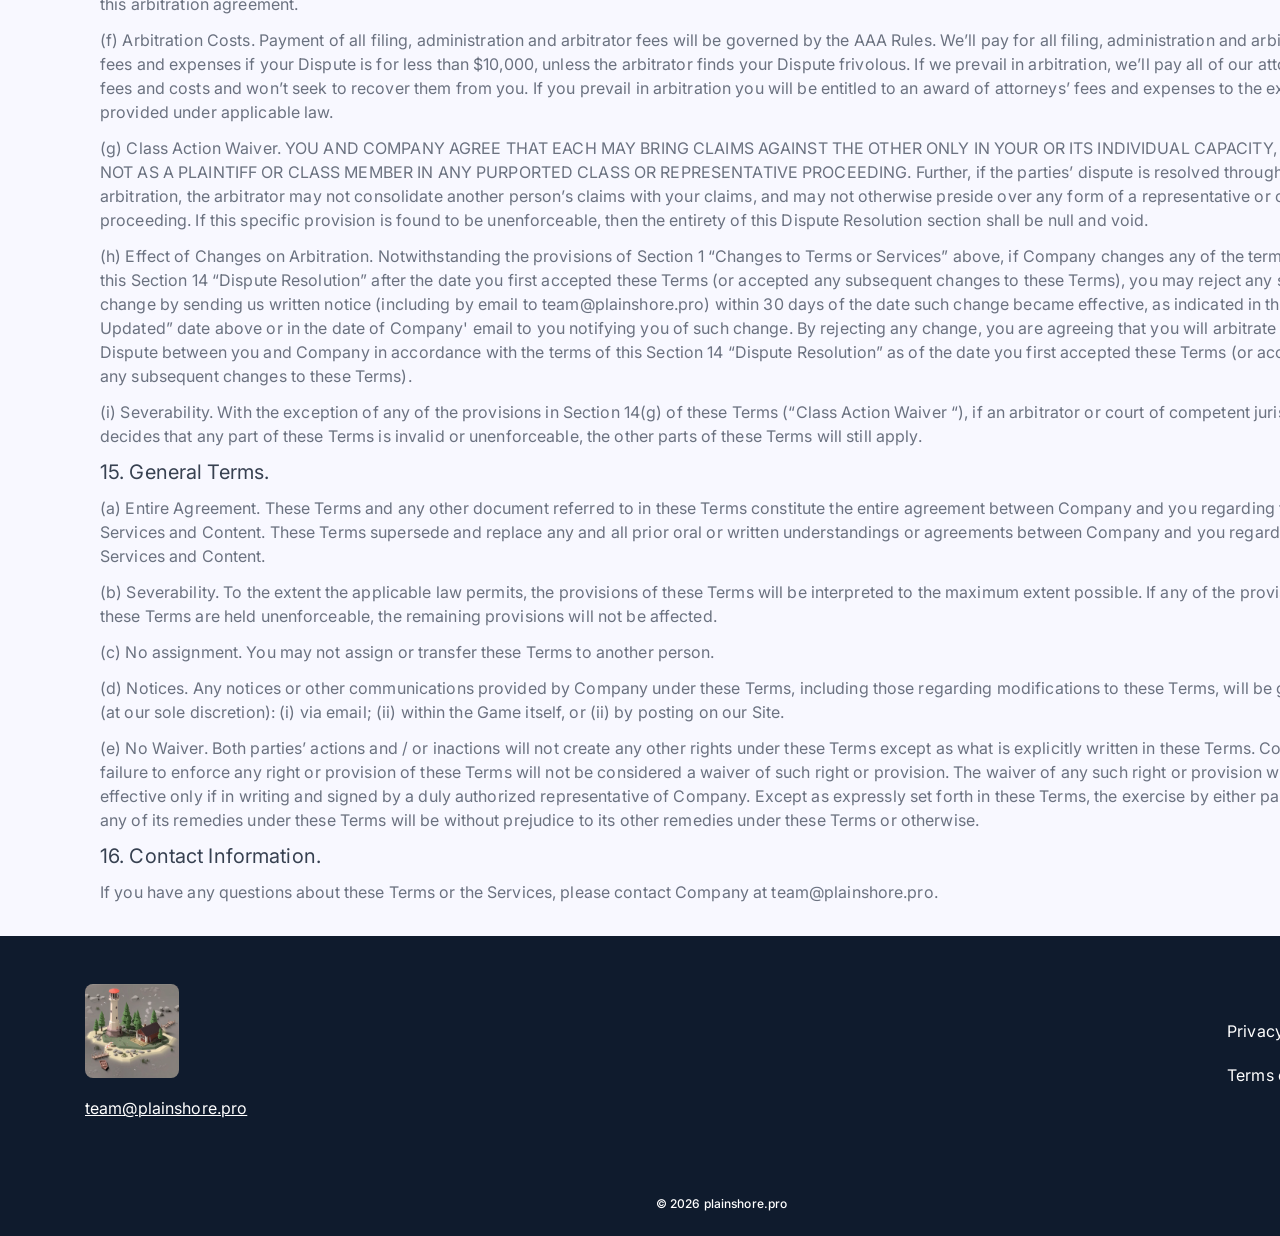
<file: terms.html>
<!doctype html>
<html lang="en">
  <head>
    <meta charset="UTF-8" />
    <meta name="viewport" content="width=device-width, initial-scale=1.0" />

    <title>Terms of Service</title>
    <link rel="icon" href="img/1.png" />

    <link rel="stylesheet" type="text/css" href="slick/slick.css" />
    <link rel="stylesheet" href="css/main.css" />
  </head>

  <body>
    <header class="p-p-header p-p-header-two" style="background: #0f1b2d">
      <div class="p-p-header-background"></div>
      <nav class="p-p-navigation p-p-navigation-two">
        <ul class="p-p-navigation-list">
          <li class="p-p-navigation-item">
            <a href="/" class="p-p-navigation-link">
              <img
                class="p-p-title-img p-p-navigation-img"
                alt="logo"
                src="img/Logo container.png"
                style="height: 40px"
              />
            </a>
          </li>
          <li class="p-p-navigation-item">
            <a href="/" class="p-p-navigation-link">Home</a>
          </li>

          <li class="p-p-navigation-item">
            <a href="/#why" class="p-p-navigation-link">About the Island</a>
          </li>
          <li class="p-p-navigation-item">
            <a href="/#uniqueness" class="p-p-navigation-link">Gameplay</a>
          </li>

          <li class="p-p-navigation-item">
            <a href="/#how" class="p-p-navigation-link">Features</a>
          </li>
          <li class="p-p-navigation-item">
            <a href="/#about" class="p-p-navigation-link">Progression</a>
          </li>
          <li class="p-p-navigation-item">
            <a href="/#reviews" class="p-p-navigation-link">Reviews</a>
          </li>
          <li class="p-p-navigation-item">
            <a href="/#faq" class="p-p-navigation-link">FAQ</a>
          </li>
        </ul>

        <div class="p-p-header-button-wrapper">
          <a href="/" class="p-p-policy-terms-header-icon-menu">
            <img
              href="/"
              class="p-p-title-img"
              alt="logo"
              src="img/Logo container.png"
              style="height: 40px"
            />
          </a>

          <button type="button" class="p-p-header-icon-button" data-menu-button>
            <svg
              class="p-p-header-icon p-p-header-icon-menu"
              width="24"
              height="24"
              viewBox="0 0 24 24"
              fill="none"
              xmlns="http://www.w3.org/2000/svg"
            >
              <g clip-path="url(#clip0_2_442)">
                <path
                  d="M4 6H20"
                  stroke="#F8F8FF"
                  stroke-width="2"
                  stroke-linecap="round"
                  stroke-linejoin="round"
                />
                <path
                  d="M4 12H20"
                  stroke="#F8F8FF"
                  stroke-width="2"
                  stroke-linecap="round"
                  stroke-linejoin="round"
                />
                <path
                  d="M4 18H20"
                  stroke="#F8F8FF"
                  stroke-width="2"
                  stroke-linecap="round"
                  stroke-linejoin="round"
                />
              </g>
              <defs>
                <clipPath id="clip0_2_442">
                  <rect width="24" height="24" fill="white" />
                </clipPath>
              </defs>
            </svg>

            <svg
              class="p-p-header-icon p-p-header-icon-close"
              width="24"
              height="24"
              viewBox="0 0 24 24"
              fill="none"
              xmlns="http://www.w3.org/2000/svg"
            >
              <g clip-path="url(#clip0_2_784)">
                <path
                  d="M18 6L6 18"
                  stroke="#F8F8FF"
                  stroke-width="2"
                  stroke-linecap="round"
                  stroke-linejoin="round"
                />
                <path
                  d="M6 6L18 18"
                  stroke="#F8F8FF"
                  stroke-width="2"
                  stroke-linecap="round"
                  stroke-linejoin="round"
                />
              </g>
              <defs>
                <clipPath id="clip0_2_784">
                  <rect width="24" height="24" fill="white" />
                </clipPath>
              </defs>
            </svg>
          </button>
        </div>
      </nav>
    </header>
    <main>
      <section>
        <div class="p-p-policy-terms-container">
          <h1>Terms of Service</h1>

          <p>
            <span class="name">Lume: Island Restoration</span> (“the Company”)
            Terms of Service
          </p>
          <p>Last Updated: <span class="date">2026-05-22</span></p>
          <p>
            Hi! We’re excited that you’ve decided to play our games! Before you
            start, please take some time to read these Terms of Service (the
            “Terms”). These Terms govern your use of our website located at
            <span class="app-domain">plainshore.pro</span>
            (“Site”), our virtual reality games (“Games”) and our services
            accessible via our Site and Games. To make these Terms easier to
            read, the Site, our Games and our services are collectively called
            the “Services.” By using our Services, you agree to be bound by
            these Terms. If you don’t agree to be bound by these Terms, do not
            use the Services. Please refer to our Privacy policy for information
            on how we collect, use and disclose information from our users.
            Enjoy!
          </p>
          <h3>1. Arbitration, Class Actions, Damages and Refunds.</h3>
          <p>
            IMPORTANT NOTICE REGARDING ARBITRATION: WHEN YOU AGREE TO THESE
            TERMS YOU ARE AGREEING (WITH LIMITED EXCEPTION) TO RESOLVE ANY
            DISPUTE BETWEEN YOU AND US THROUGH BINDING, INDIVIDUAL ARBITRATION
            RATHER THAN IN COURT. PLEASE REVIEW CAREFULLY SECTIONS 13
            (“GOVERNING LAW AND FORUM CHOICE) AND 14 (“DISPUTE RESOLUTION”)
            BELOW FOR DETAILS REGARDING ARBITRATION (INCLUDING THE PROCEDURE TO
            OPT OUT OF ARBITRATION). THESE TERMS ALSO INCLUDE A WAIVER OF RIGHTS
            BY YOU TO BRING A CLASS ACTION AGAINST US AND A LIMITATION ON
            DAMAGES THAT YOU CAN COLLECT FROM US THAT MAY ARISE OUT OF YOUR USE
            OF THE SERVICES. BY USING THE SERVICES, YOU AGREE TO THESE
            PROVISIONS. IF YOU DO NOT AGREE TO THESE TERMS, YOU MAY NOT INSTALL,
            COPY, OR USE THE SERVICES. WITH LIMITED EXCEPTION (SEE SECTION 5),
            ANYTHING YOU PURCHASE FROM US IS NON-REFUNDABLE.
          </p>
          <h3>2. Changes to Terms or Services.</h3>
          <p>
            We reserve the right to update these Terms at any time. If we do,
            the updated Terms will be communicated to you in accordance with
            Section 15(d). You must agree to these updates to continue using the
            Services. If you don’t agree to be bound by the updated Terms, then,
            except as otherwise provided in Section 14(h) “Effect of Changes on
            Arbitration,” you may not use the Services anymore. Since our
            Services are evolving over time we may also change or discontinue
            all or any part of the Services, at any time and without notice. We
            reserve the right to unilaterally deploy patches, updates, or
            upgrades to the Services.
          </p>
          <h3>3. Who May Use the Services and How?</h3>
          <p>
            (a) Eligibility. You may use the Services only if you are 13 years
            or older, capable of forming a binding contract with Company, and
            are not barred from using the Services under applicable law.
          </p>
          <p>
            (b) Game Platforms. You are accessing our Games through certain
            software providers which may also act as a download agent, which
            includes, but is not limited to, platforms like Steam and Oculus
            (“Game Platforms”). To access, purchase or download our Games
            through a Game Platform, you must create an account with that Game
            Platform (a “Gaming Account”) and you acknowledge and agree that the
            Game Platform’s terms and conditions may apply to your use of the
            Game Platform, your Gaming Account, and your use of our Services
            through the Game Platform. In the event of any conflict between any
            Game Platform’s terms and conditions and these Terms, these Terms
            will take priority.
          </p>
          <p>
            (c) Your Account. When you access our Services through a Game
            Platform, we will receive certain information about you from your
            Gaming Account, as described in our Privacy Policy. We may use this
            information to create an account for your use of our Services, which
            you may supplement with additional information through the
            functionality of the Services (an “Account”).
          </p>
          <p>
            (d) Accuracy of Account Information. It’s important that you ensure
            that your Account information is accurate, complete and up-to-date,
            including by updating the relevant information through your Gaming
            Account. If you don’t, we may suspend or terminate your Account.
          </p>
          <h3>4. Company Content.</h3>
          <p>
            (a) Company Content. For purposes of these Terms, “Content” means
            text, graphics, images, music, software, audio, video, works of
            authorship of any kind, and information or other materials that are
            posted, generated, provided or otherwise made available through the
            Services. Company and its licensors exclusively own all right, title
            and interest in and to the Services and Content, including all
            associated intellectual property rights.
          </p>
          <p>
            (b) In-Game Content. We may offer certain upgrades, add-ons,
            features, and other options, or in-game currency, within and via the
            Services (“In-Game Content”). In-Game Content may include, for
            example, virtual currency, character skins, weapons or other gear
            for your character, experience boosts, or other items that may
            improve your in-game experience. In-Game Content may also include
            access to quests or challenges that allow you to unlock additional
            rewards. We may offer access to In-Game Content as part of a special
            event or “season,” and these special events and seasons may be
            subject to additional terms and conditions. You may purchase access
            to certain In-Game Content, or receive access to In-Game Content in
            connection with a purchase, as described below in Section 5. You may
            also be able to obtain certain In-Game Content without purchase,
            such as through an event or through gameplay. All In-Game Content is
            Company Content, and any In-Game Content you access or use through
            our Services remains the property of Company. In-Game Content has no
            monetary value and is not redeemable or refundable for any “real
            world” money or anything of monetary value. You cannot transfer,
            sell, or exchange In-Game Content.
          </p>
          <p>
            Your access to and use of In-Game Content is subject to the license
            terms and restriction set forth in these Terms, and we may revoke
            your license to such In-Game Content at any time consistent with
            these Terms with no liability to you. Additional restrictions may
            apply to your use of In-Game Content, including any restrictions
            related to the functionality of the Games or that may be
            communicated to you separately via the Games or our other Services.
            To the extent allowed by law, we may in our sole discretion modify,
            substitute, replace, suspend, cancel or eliminate any In-Game
            Content, including your ability to access or use In-Game Content,
            without notice or liability to you.
          </p>
          <p>
            (c) License Keys. We may offer for purchase or otherwise make
            available unique keys that you can use to access our Games through a
            Game Platform (a “License Key”). License Keys are personal to you,
            and may not be transferred or sold. If we reasonably believe that
            you have engaged in fraud or otherwise violated these Terms, we may
            disable a License Key, or otherwise revoke your rights to use our
            Games in connection with a License Key. License Keys are not
            redeemable for money or anything with monetary value.
          </p>
          <p>
            (d) Rights in Content Granted by Company. Subject to your compliance
            with these Terms, Company grants to you a limited, non-exclusive,
            non-transferable license, with no right to sublicense, (i) to access
            and view the Content (including any In-Game Content you have
            purchased or otherwise obtained access to in accordance with these
            Terms); (ii) if you have a valid License Key to use a Game, or you
            have purchased a Game through a Game Platform, to download and
            install that Game on a computer you own or control; in each case of
            (i) and (ii) solely in connection with your permitted use of the
            Services. Except as expressly permitted in these Terms, you may not:
            (w) copy, modify or create derivative works based on the Services;
            (x) distribute, transfer, sublicense, lease, lend or rent our
            Services to any third party; (y) reverse engineer, decompile or
            disassemble the Services; or (z) make the functionality of the
            Services available to multiple users through any means. Company
            reserves all rights in and to the Services, including our Games and
            Content, not expressly granted to you under these Terms.
          </p>
          <p>
            (e) Streaming. We welcome and encourage you to stream your
            experiences with our Games provided you: (i) limit such streaming to
            non-commercial purposes; (ii) do not charge a fee for viewing or
            access to your streamed content; (iii) maintain your stream within
            the “T” guidelines of the ESRB (e.g., no swearing or nudity) or
            similar rating boards; (iv) do not host competitions without our
            express written consent, which may be subject to further
            requirements; and (v) clearly indicate when your stream is being
            sponsored by including the persistent text “Sponsored By _______”
            (inserting your sponsor’s name) in your stream.
          </p>
          <h3>5. Payments.</h3>
          <p>
            When you purchase access to our Games through a Game Platform, or a
            License Key, or In-Game Content (each, a “Transaction”), you
            expressly authorize the Game Platforms (or the Game Platforms’
            third-party payment processors) to charge you for such Transaction.
            They may ask you to supply additional information relevant to your
            Transaction, including your credit card number, the expiration date
            of your credit card and your email and postal addresses for billing
            and notification (such information, “Payment Information”). You
            acknowledge and agree that the Game Platforms’ terms and conditions
            may also apply to your Transaction. When you initiate a Transaction,
            you authorize the Game Platforms to provide your Payment Information
            to third parties so they can complete your Transaction and to charge
            your payment method for the type of Transaction you have selected
            (plus any applicable taxes and other charges). You may need to
            provide additional information to verify your identity before
            completing your Transaction (such information is included within the
            definition of Payment Information). SUBJECT TO THE REFUND POLICY OF
            THE RELEVANT GAME PLATFORM, YOUR PURCHASE IS FINAL AND YOU WILL NOT
            BE ABLE TO CANCEL THE PURCHASE AND/OR RECEIVE A REFUND OF YOUR
            PURCHASE AT ANY TIME. But if something unexpected happens in the
            course of completing a Transaction, the Game Platforms reserve the
            right to cancel your Transaction for any reason and, if they cancel
            your Transaction, they’ll refund any payment you have already
            remitted to them for such Transaction.
          </p>
          <h3>6. Beta Testing.</h3>
          <p>
            From time to time, we may offer a beta version of our Services
            (“Beta”). Betas are not guaranteed to work properly, and may cause
            malfunctions or other issues with your computer or other device or
            system. When you use a Beta, you acknowledge and agree to the
            following additional terms: (a) Company may automatically delete or
            modify any software, data, Content, or other materials or
            information related to the Beta, including those stored on your
            computer, for any reason at any time; (b) Company may discontinue or
            terminate your access to a Beta at any time, which would render your
            Beta unplayable or unable to function properly; (c) if Company
            discontinues or terminates a Beta, you will delete any local
            instance of the Beta on your computer and all Content, data,
            materials and other information you received from Company in
            connection with the Beta; (d) you will have no rights to any
            compensation based on your participation in a Beta; and (e) your
            participation in a Beta does not entitle you to receive access to
            the full commercial version of the Game or other portion of our
            Service, and you may be required to separately purchase the full
            commercial version.
          </p>
          <h3>7. General Prohibitions and Company' Enforcement Rights.</h3>
          <p>You agree not to do any of the following:</p>
          <p>
            (a) use the Services for commercial purposes (such as virtual
            reality arcades) without Company' prior consent or unless
            specifically permitted by these Terms;
          </p>
          <p>
            (b) engage in any conduct that we deem objectionable (i.e.,
            cheating), violent, or discriminatory, or that may disrupt another
            user’s enjoyment of the Services, including by harassing other users
            (i.e., “trolling”);
          </p>
          <p>
            (c) remove or bypass any measure that prevents misuse of the
            Services;
          </p>
          <p>
            (d) forge any TCP/IP packet header or any part of the header
            information in any email or newsgroup posting, or in any way use the
            Services or Content to send altered, deceptive or false
            source-identifying information;
          </p>
          <p>
            (e) collect or store any personally identifiable information from
            the Services from other users of the Services without their express
            permission;
          </p>
          <p>(f) violate any applicable law or regulation; or</p>
          <p>
            (g) encourage or enable any other individual to do any of the
            foregoing.
          </p>
          <p>
            Although we’re not obligated to monitor access to or use of the
            Services or Content or to review or edit any Content, we have the
            right to do so for the purpose of operating the Services, to ensure
            compliance with these Terms and to comply with applicable law or
            other legal requirements.
          </p>
          <h3>8. Links to Third Party Websites or Resources.</h3>
          <p>
            The Services may contain links to third-party websites or resources.
            We provide these links only as a convenience and are not responsible
            for the content, products or services on or available from those
            websites or resources or links displayed on such websites. You
            acknowledge sole responsibility for and assume all risk arising
            from, your use of any third-party websites or resources.
          </p>
          <h3>9. Termination.</h3>
          <p>
            We may terminate your access to and use of the Services, at our sole
            discretion, at any time and without notice to you. Upon any
            termination, discontinuation or cancellation of the Services or your
            Account, this sentence and the following Sections will survive:
            4(a), 4(b), and 10 – 15.
          </p>
          <h3>10. Warranty Disclaimers.</h3>
          <p>
            (a) Disclaimers with Respect to Our Services and Content. THE
            SERVICES AND CONTENT ARE PROVIDED “AS IS,” WITHOUT WARRANTY OF ANY
            KIND. WITHOUT LIMITING THE FOREGOING, WE EXPLICITLY DISCLAIM ANY
            IMPLIED WARRANTIES OF MERCHANTABILITY, FITNESS FOR A PARTICULAR
            PURPOSE, QUIET ENJOYMENT AND NON-INFRINGEMENT, AND ANY WARRANTIES
            ARISING OUT OF COURSE OF DEALING OR USAGE OF TRADE. We make no
            warranty that the Services will meet your requirements or be
            available on an uninterrupted, secure, or error-free basis. We make
            no warranty regarding the quality, accuracy, timeliness,
            truthfulness, completeness or reliability of any Content.
          </p>
          <p>
            (b) Disclaimers with Respect to Third-Party Hardware. Our Services,
            including our Games, may require the use of third-party hardware,
            including headsets or sensors (e.g., Oculus Rift or HTC Vive
            hardware products) (“Third-Party Hardware”). You acknowledge and
            agree that Company is not responsible for Third-Party Hardware,
            including any damages or malfunctions that arise from your use of
            our Services in connection with such Third-Party Hardware. You
            acknowledge and agree that you are solely responsible for reading
            any warnings or instructions provided with Third-Party Hardware, and
            for ensuring that your use of our Services, including our Games,
            complies with such instructions.
          </p>
          <h3>11. Indemnity.</h3>
          <p>
            You will indemnify, defend, and hold harmless Company and its
            officers, directors, employees, agents, contractors, and other
            representatives from and against any claims, disputes, demands,
            liabilities, damages, losses, and costs and expenses, including,
            without limitation, reasonable legal and accounting fees arising out
            of or in any way connected with (i) your access to or use of the
            Services or Content, or (ii) your violation of these Terms.
          </p>
          <h3>12. Limitation of Liability.</h3>
          <p>
            (a) NEITHER COMPANY NOR ANY OTHER PARTY INVOLVED IN CREATING,
            PRODUCING, OR DELIVERING THE SERVICES OR CONTENT WILL BE LIABLE FOR
            ANY INCIDENTAL, SPECIAL, EXEMPLARY OR CONSEQUENTIAL DAMAGES, OR
            DAMAGES FOR LOST PROFITS, LOST REVENUES, LOST SAVINGS, LOST BUSINESS
            OPPORTUNITY, LOSS OF DATA OR GOODWILL, SERVICE INTERRUPTION,
            COMPUTER DAMAGE OR SYSTEM FAILURE OR THE COST OF SUBSTITUTE SERVICES
            OF ANY KIND ARISING OUT OF OR IN CONNECTION WITH THESE TERMS OR FROM
            THE USE OF OR INABILITY TO USE THE SERVICES OR CONTENT, WHETHER
            BASED ON WARRANTY, CONTRACT, TORT (INCLUDING NEGLIGENCE), PRODUCT
            LIABILITY OR ANY OTHER LEGAL THEORY, AND WHETHER OR NOT COMPANY OR
            ANY OTHER PARTY HAS BEEN INFORMED OF THE POSSIBILITY OF SUCH DAMAGE,
            EVEN IF A LIMITED REMEDY SET FORTH HEREIN IS FOUND TO HAVE FAILED OF
            ITS ESSENTIAL PURPOSE. SOME JURISDICTIONS DO NOT ALLOW THE EXCLUSION
            OR LIMITATION OF LIABILITY FOR CONSEQUENTIAL OR INCIDENTAL DAMAGES,
            SO THE ABOVE LIMITATION MAY NOT APPLY TO YOU.
          </p>
          <p>
            (b) USE OF VIRTUAL REALITY SOFTWARE, INCLUDING OUR GAMES, AND ANY
            THIRD-PARTY HARDWARE MAY AFFECT HEART AND BREATHING RATE, CAUSE
            UNINTENDED SIDE EFFECTS SUCH AS MOTION SICKNESS OR DISORIENTATION,
            OR AGGRAVATE PRE-EXISTING MEDICAL CONDITIONS. YOU EXPRESSLY WAIVE
            COMPANY' LIABILITY FOR RISKS INHERENT IN THE USE OF VIRTUAL REALITY
            SOFTWARE, AND COMPANY WILL NOT BE LIABLE TO YOU FOR ANY CAUSE OF
            ACTION OR UNDER ANY THEORY OF LIABILITY ARISING FROM SUCH RISKS.
          </p>
          <p>
            (c) IN NO EVENT WILL COMPANY' TOTAL LIABILITY ARISING OUT OF OR IN
            CONNECTION WITH THESE TERMS OR FROM THE USE OF OR INABILITY TO USE
            THE SERVICES OR CONTENT EXCEED THE AMOUNTS YOU HAVE PAID TO COMPANY
            FOR USE OF THE SERVICES OR CONTENT OR ONE HUNDRED DOLLARS ($100), IF
            YOU HAVE NOT HAD ANY PAYMENT OBLIGATIONS TO COMPANY, AS APPLICABLE.
          </p>
          <p>
            (d) THE EXCLUSIONS AND LIMITATIONS OF DAMAGES SET FORTH ABOVE ARE
            FUNDAMENTAL ELEMENTS OF THE BASIS OF THE BARGAIN BETWEEN COMPANY AND
            YOU.
          </p>
          <h3>13. Governing Law and Forum Choice.</h3>
          <p>
            These Terms and any action related thereto will be governed by the
            Federal Arbitration Act, federal arbitration law, and the laws of
            the State of Washington, without regard to its conflict of laws
            provisions. Except as otherwise expressly set forth in Section 14
            “Dispute Resolution,” the exclusive jurisdiction for all Disputes
            (defined below) that you and Company are not required to arbitrate
            will be the state and federal courts located in Seattle, and you and
            Company each waive any objection to jurisdiction and venue in such
            courts.
          </p>
          <h3>14. Dispute Resolution.</h3>
          <p>
            (a) Mandatory Arbitration of Disputes. We each agree that any
            dispute, claim or controversy arising out of or relating to these
            Terms or the breach, termination, enforcement, interpretation or
            validity thereof or the use of the Services or Content
            (collectively, “Disputes”) will be resolved solely by binding,
            individual arbitration and not in a class, representative or
            consolidated action or proceeding. You and Company agree that the
            U.S. Federal Arbitration Act governs the interpretation and
            enforcement of these Terms, and that you and Company are each
            waiving the right to a trial by jury or to participate in a class
            action. This arbitration provision shall survive termination of
            these Terms.
          </p>
          <p>
            (b) Location of Arbitration. If you are a resident of the United
            States, any arbitration will take place in your country of
            residence, to the exclusion of all other venues.
          </p>
          <p>
            (c) Exceptions. As limited exceptions to Section 14(a) above, the
            following Disputes can be resolved in court and need not be resolved
            through arbitration: (i) any Dispute that can be resolved in small
            claims court (if it qualifies); and (ii) any Dispute involving the
            infringement or misappropriation of our intellectual property
            rights.
          </p>
          <p>
            (d) Opt-out: You have the right to opt out of arbitration entirely
            and litigate any Dispute if you provide us with written notice of
            your desire to do so by email at
            <a href="mailto:team@plainshore.pro"
              ><span class="domain">team@plainshore.pro</span></a
            >
            within thirty (30) days following the date you first agree to these
            Terms.
          </p>
          <p>
            (e) Conducting Arbitration and Arbitration Rules. The arbitration
            will be conducted by the American Arbitration Association (“AAA”)
            under its Consumer Arbitration Rules (the “AAA Rules”) then in
            effect, except as modified by these Terms. The AAA Rules are
            available at<a href="http://www.adr.org/"> www.adr.org</a> or by
            calling 1-800-778-7879. A party who wishes to start arbitration must
            submit a written Demand for Arbitration to AAA and give notice to
            the other party as specified in the AAA Rules. The AAA provides a
            form Demand for Arbitration at<a
              href="http://www.adr.org/aaa/ShowPDF?doc=ADRSTG_004175"
            >
              www.adr.org</a
            >.
          </p>
          <p>
            If your claim is for U.S. $10,000 or less, you may choose whether
            the arbitration will be conducted solely on the basis of documents
            submitted to the arbitrator, through a telephonic or
            video-conference hearing, or by an in-person hearing as established
            by the AAA Rules. If your claim exceeds U.S. $10,000, the right to a
            hearing will be determined by the AAA Rules. Any arbitration
            hearings will take place in the county (or parish) where you live,
            unless we both agree to a different location. The parties agree that
            the arbitrator shall have exclusive authority to decide all issues
            relating to the interpretation, applicability, enforceability and
            scope of this arbitration agreement.
          </p>
          <p>
            (f) Arbitration Costs. Payment of all filing, administration and
            arbitrator fees will be governed by the AAA Rules. We’ll pay for all
            filing, administration and arbitrator fees and expenses if your
            Dispute is for less than $10,000, unless the arbitrator finds your
            Dispute frivolous. If we prevail in arbitration, we’ll pay all of
            our attorneys’ fees and costs and won’t seek to recover them from
            you. If you prevail in arbitration you will be entitled to an award
            of attorneys’ fees and expenses to the extent provided under
            applicable law.
          </p>
          <p>
            (g) Class Action Waiver. YOU AND COMPANY AGREE THAT EACH MAY BRING
            CLAIMS AGAINST THE OTHER ONLY IN YOUR OR ITS INDIVIDUAL CAPACITY,
            AND NOT AS A PLAINTIFF OR CLASS MEMBER IN ANY PURPORTED CLASS OR
            REPRESENTATIVE PROCEEDING. Further, if the parties’ dispute is
            resolved through arbitration, the arbitrator may not consolidate
            another person’s claims with your claims, and may not otherwise
            preside over any form of a representative or class proceeding. If
            this specific provision is found to be unenforceable, then the
            entirety of this Dispute Resolution section shall be null and void.
          </p>
          <p>
            (h) Effect of Changes on Arbitration. Notwithstanding the provisions
            of Section 1 “Changes to Terms or Services” above, if Company
            changes any of the terms of this Section 14 “Dispute Resolution”
            after the date you first accepted these Terms (or accepted any
            subsequent changes to these Terms), you may reject any such change
            by sending us written notice (including by email to
            <a href="mailto:team@plainshore.pro"
              ><span class="domain">team@plainshore.pro</span></a
            >) within 30 days of the date such change became effective, as
            indicated in the “Last Updated” date above or in the date of
            Company' email to you notifying you of such change. By rejecting any
            change, you are agreeing that you will arbitrate any Dispute between
            you and Company in accordance with the terms of this Section 14
            “Dispute Resolution” as of the date you first accepted these Terms
            (or accepted any subsequent changes to these Terms).
          </p>
          <p>
            (i) Severability. With the exception of any of the provisions in
            Section 14(g) of these Terms (“Class Action Waiver “), if an
            arbitrator or court of competent jurisdiction decides that any part
            of these Terms is invalid or unenforceable, the other parts of these
            Terms will still apply.
          </p>
          <h3>15. General Terms.</h3>
          <p>
            (a) Entire Agreement. These Terms and any other document referred to
            in these Terms constitute the entire agreement between Company and
            you regarding the Services and Content. These Terms supersede and
            replace any and all prior oral or written understandings or
            agreements between Company and you regarding the Services and
            Content.
          </p>
          <p>
            (b) Severability. To the extent the applicable law permits, the
            provisions of these Terms will be interpreted to the maximum extent
            possible. If any of the provisions in these Terms are held
            unenforceable, the remaining provisions will not be affected.
          </p>
          <p>
            (c) No assignment. You may not assign or transfer these Terms to
            another person.
          </p>
          <p>
            (d) Notices. Any notices or other communications provided by Company
            under these Terms, including those regarding modifications to these
            Terms, will be given (at our sole discretion): (i) via email; (ii)
            within the Game itself, or (ii) by posting on our Site.
          </p>
          <p>
            (e) No Waiver. Both parties’ actions and / or inactions will not
            create any other rights under these Terms except as what is
            explicitly written in these Terms. Company' failure to enforce any
            right or provision of these Terms will not be considered a waiver of
            such right or provision. The waiver of any such right or provision
            will be effective only if in writing and signed by a duly authorized
            representative of Company. Except as expressly set forth in these
            Terms, the exercise by either party of any of its remedies under
            these Terms will be without prejudice to its other remedies under
            these Terms or otherwise.
          </p>
          <h3>16. Contact Information.</h3>
          <p>
            If you have any questions about these Terms or the Services, please
            contact Company at
            <a href="mailto:team@plainshore.pro"
              ><span class="domain">team@plainshore.pro</span></a
            >.
          </p>
        </div>
      </section>
    </main>
    <footer class="p-p-footer" style="margin: auto; background: #0f1b2d">
      <div class="p-p-footer-container">
        <div class="p-p-footer-wrapper">
          <a class="p-p-footer-wrapper-one" href="mailto:team@plainshore.pro">
            <img class="p-p-footer-img" src="/img/1.png" alt="button" /><span
              >team@plainshore.pro</span
            >
          </a>

          <div class="p-p-footer-wrap">
            <a class="p-p-footer-text" href="/policy.html">Privacy Policy</a>
            <a class="p-p-footer-text" href="/terms.html">Terms of Service </a>
          </div>
        </div>
        <p class="p-p-footer-copyright"> © 2026 plainshore.pro</p>
      </div>
    </footer>
    <script src="js/mobile-menu.js"></script>
  </body>
</html>
</file>
<file: css/main.css>
@import url("https://fonts.googleapis.com/css2?family=Inter:ital,opsz,wght@0,14..32,100..900;1,14..32,100..900&family=Manrope:wght@200..800&family=Merriweather:ital,opsz,wght@0,18..144,300..900;1,18..144,300..900&display=swap");

*,
*::before,
*::after {
  box-sizing: border-box;
}
html {
  scroll-behavior: smooth;
}

body {
  margin: 0;
  background: #f8f8ff;

  color: #ffffff;
}

h1,
h2,
h3,
h4,
h5,
h6,
p {
  margin: 0;
}

ul,
ol {
  margin: 0;
  padding: 0;
  list-style: none;
}
dl,
dt,
dd {
  margin: 0;
  padding: 0;
}
img {
  display: block;
  height: auto;
}
figure {
  margin: 0;
  padding: 0;
  border: 0;
}
.list {
  list-style: none;
}

button,
a {
  cursor: pointer;
}

.button:hover {
  scale: 120%;
}

.p-p-header.is-open .p-p-header-background {
  left: 0;
}
.p-p-header-button-wrapper {
  margin-left: auto;
}
.p-p-header-icon {
  display: none;
}

.p-p-header-icon-button {
  display: -webkit-box;
  display: -ms-flexbox;
  display: flex;
  background-color: transparent;
  border: none;
  border-radius: 50%;
}
.p-p-navigation-list.is-open {
  right: 0;
}
.p-p-header-icon-menu {
  display: block;
}

.p-p-header-icon-button.is-open .p-p-header-icon-menu {
  display: none;
}

.p-p-header-icon-button.is-open .p-p-header-icon-close {
  display: block;
}

.p-p-header {
  position: fixed;
  width: 100%;
  z-index: 5;
  transition: background-color 0.3s ease;
  background: transparent;
  display: flex;
  height: 96px;
  background: #00000080;
}

.p-p-header-background {
  position: absolute;
  top: 0;
  right: 0;
  bottom: 0;
  left: 100%;
  z-index: -1;
  transition: left 0.3s ease;
  background: #00000080;
}
.p-p-header.is-open .p-p-header-background {
  left: 0;
}
.p-p-header-button-wrapper {
  margin-right: auto;
  display: flex;
  align-items: center;
  justify-content: space-between;
  border: 1px solid #ffffff3d;
  padding: 12px;
  margin: 12px;
  border-radius: 100px;
  border-width: 1px;
}
.p-p-header-icon-menu {
  display: block;
}

.p-p-header-icon-button.is-open .p-p-header-icon-menu {
  display: none;
}

.p-p-header-icon-button.is-open .p-p-header-icon-close {
  display: block;
}

.p-p-navigation {
  display: -ms-flexbox;
  -webkit-box-orient: vertical;
  -webkit-box-direction: normal;
  -ms-flex-direction: column;
  flex-direction: column;
  -webkit-box-align: center;
  -ms-flex-align: center;
  align-items: center;
  -webkit-box-flex: 1;
  -ms-flex: 1;
  flex: 1;

  position: relative;
}

.p-p-navigation-list {
  display: flex;
  flex-direction: column;
  align-items: center;
  position: absolute;
  top: 100%;
  right: -100%;
  width: 100%;
  height: auto;
  transition: 0.3s;
  z-index: 999;
  padding: 48px 0px;

  gap: 24px;
  background: #00000080;
}

.p-p-navigation-list.is-open {
  right: 0;
}

.p-p-navigation-link {
  transition: all 0.3s ease-in-out;
  text-decoration: none;
  color: #ffffff;
  font-family: Manrope;
  font-weight: 500;
  font-style: Medium;
  font-size: 15px;
  leading-trim: NONE;
  line-height: 20px;
  letter-spacing: 0px;
}

.p-p-navigation-link:hover,
.p-p-navigatioт-link:focus {
  color: #ffdb58;
}
.p-p-header.is-open {
  background-color: transparent;
}

.p-p-navigation-img {
  display: none;
}

@media screen and (min-width: 1195px) {
  .p-p-navigation-img {
    display: block;
    margin-right: 344px;
  }
  .p-p-policy-terms-header-icon-menu {
    display: none;
  }
  .p-p-header-button-wrapper {
    display: none;
  }
  .p-p-header {
    width: 100%;
    height: 70px;
    padding: 0;
    display: flex;
    align-items: center;
    justify-content: center;
    z-index: 1000;
    border: 1px solid #ffffff3d;
    width: 1296px;
    height: 64px;
    padding-top: 12px;
    padding-right: 24px;
    padding-bottom: 12px;
    padding-left: 24px;
    border-radius: 100px;
    border-width: 1px;
    top: 32px;
    left: 50%;
    transform: translateX(-50%);
    background-color: transparent;
  }
  .p-p-header-two {
    width: 100%;
    padding: 0;
    display: flex;
    align-items: center;
    justify-content: center;
    z-index: 1000;
    border: 1px solid transparent;

    height: 128px;
    padding: 32px 72px;
    border-radius: 0px;
    border-width: 1px;
    top: 0px;
    left: 50%;

    transform: translateX(-50%);
    background-color: transparent;
  }

  .p-p-header-icon-button {
    display: none;
  }
  .p-p-navigation {
    display: flex;
    flex-direction: row;
    flex: 1;
    padding: 0;
    width: 1296px;
    padding: 0 0px;
    margin: auto;
  }
  .p-p-navigation-two {
    position: fixed;
    border: 1px solid #ffffff3d;
    width: 1296px;
    height: 64px;
    padding-top: 12px;
    padding-right: 24px;
    padding-bottom: 12px;
    padding-left: 24px;
    border-radius: 100px;
    border-width: 1px;
    top: 32 px;
    left: 50%;

    transform: translateX(-50%);
  }
  .p-p-navigation-list {
    background-color: transparent;
    flex-direction: row;
    display: flex;
    position: static;
    width: 1440px;
    margin: auto;
    padding-block: 0;
    flex: 1;
    gap: 24px;
    height: 0px;
    display: flex;
    justify-content: center;
    align-items: center;
    justify-content: center;
    padding: 0;
  }

  .p-p-navigation-link {
    font-family: Manrope;
    font-weight: 500;
    font-style: Medium;
    font-size: 15px;
    leading-trim: NONE;
    line-height: 20px;
    letter-spacing: 0px;
  }

  .p-p-navigation-item-desk {
    display: none;
  }
}

.p-p-home {
  width: 375px;
  height: 812px;
  background-repeat: no-repeat;
  background-size: cover;
  background-position: center;
  background-image: url("/img/Hero\ section.png");
  margin: auto;
}
.p-p-home-container {
  width: 375px;
  padding: 419px 16px 0px;
  margin: auto;
}

.p-p-home-container-top {
  display: flex;
  flex-direction: column;
  align-items: start;
  gap: 8px;
}

.p-p-home-title {
  font-family: Merriweather;
  font-weight: 700;
  font-style: Bold;
  font-size: 40px;
  leading-trim: NONE;
  line-height: 48px;
  letter-spacing: 0%;
  color: #ffdb58;
}

.p-p-home-text {
  font-family: Manrope;
  font-weight: 400;
  font-style: Regular;
  font-size: 16px;
  leading-trim: NONE;
  line-height: 24px;
  letter-spacing: 0px;
}
.p-p-home-text-two {
  font-family: Manrope;
  font-weight: 400;
  font-style: Regular;
  font-size: 16px;
  leading-trim: NONE;
  line-height: 24px;
  letter-spacing: 0px;
  border: 1px solid #ffffff3d;
  border-radius: 4px;
  border-width: 1px;
  padding-top: 8px;
  padding-right: 12px;
  padding-bottom: 8px;
  padding-left: 12px;
}

@media screen and (min-width: 1195px) {
  .p-p-home {
    width: auto;
    height: 954px;
    background-image: url("/img/Hero\ section\ \(1\).png");
  }
  .p-p-home-container {
    width: 1440px;
    padding: 304px 100px 0px 743px;
  }

  .p-p-home-title {
    font-family: Merriweather;
    font-weight: 700;
    font-style: Bold;
    font-size: 56px;
    leading-trim: NONE;
    line-height: 110.00000000000001%;
    letter-spacing: 0%;
  }
  .p-p-home-text {
    font-family: Manrope;
    font-weight: 400;
    font-style: Regular;
    font-size: 16px;
    leading-trim: NONE;
    line-height: 24px;
    letter-spacing: 0px;
    width: 537px;
  }
  .p-p-home-text-two {
    border-radius: 4px;
    border-width: 1px;
    padding-top: 8px;
    padding-right: 12px;
    padding-bottom: 8px;
    padding-left: 12px;
  }
}
.p-p-about {
  background: #331807;
}
.p-p-about-container {
  width: 375px;
  height: 1371px;
  padding: 48px 16px 0px;
  background-repeat: no-repeat;
  background-size: cover;
  background-position: center;
  background-image: url("/img/Description.png");
  margin: auto;
}
.p-p-about-title {
  font-family: Merriweather;
  font-weight: 700;
  font-style: Bold;
  font-size: 24px;
  leading-trim: NONE;
  line-height: 28px;
  letter-spacing: 0%;
  text-align: center;
  color: #ffdb58;
}
.p-p-about-text {
  font-family: Merriweather;
  font-weight: 700;
  font-style: Bold;
  font-size: 16px;
  leading-trim: NONE;
  line-height: 24px;
  letter-spacing: 0%;
  padding-top: 991px;
}

@media screen and (min-width: 1195px) {
  .p-p-about-container {
    width: 1440px;
    height: 998px;
    padding: 100px 380px 0px 366px;
    background-repeat: no-repeat;
    background-size: cover;
    background-position: center;
    background-image: url("/img/Description\ \(1\).png");
    margin: auto;
  }
  .p-p-about-title {
    font-family: Merriweather;
    font-weight: 700;
    font-style: Bold;
    font-size: 36px;
    leading-trim: NONE;
    line-height: 42px;
    letter-spacing: 0%;
    text-align: center;

    color: #ffdb58;
  }
  .p-p-about-text {
    font-family: Merriweather;
    font-weight: 700;
    font-style: Bold;
    font-size: 24px;
    leading-trim: NONE;
    line-height: 28px;
    letter-spacing: 0%;
    width: 694px;
    padding-top: 536px;
  }
}
.p-p-why {
  background: #331807;
}

.p-p-why-container {
  padding: 431px 16px 0;
  margin: auto;
  width: 375px;
  height: 903px;
  background-repeat: no-repeat;
  background-size: cover;
  background-position: center;
  background-image: url("/img/Main\ Container.png");
}
.p-p-about-title-why {
  text-align: left;
  border-bottom: 2px solid #5b2f14;
  width: fit-content;
}
.p-p-why-list {
  padding-top: 16px;
  display: flex;
  flex-direction: column;
  gap: 16px;
}
.p-p-why-item {
  display: flex;
  gap: 12px;
  align-items: center;
}
.p-p-why-img {
  width: 24px;
}

.p-p-why-text {
  font-family: Manrope;
  font-weight: 400;
  font-style: Regular;
  font-size: 16px;
  leading-trim: NONE;
  line-height: 24px;
  letter-spacing: 0px;
}

@media screen and (min-width: 1195px) {
  .p-p-why-container {
    padding: 216px 811px 0 72px;
    margin: auto;
    width: 1440px;
    height: 750px;
    background-repeat: no-repeat;
    background-size: cover;
    background-position: center;
    background-image: url("/img/Main\ Container\ \(1\).png");
  }
  .p-p-about-title-why {
    text-align: left;
    border-bottom: 2px solid #5b2f14;
    width: fit-content;
  }

  .p-p-why-text {
    font-family: Manrope;
    font-weight: 400;
    font-style: Regular;
    font-size: 16px;
    leading-trim: NONE;
    line-height: 24px;
    letter-spacing: 0px;
  }
}

.p-p-uniqueness {
  background: #331807;
}
.p-p-uniqueness-container {
  margin: auto;
  width: 375px;
  padding: 48px 16px;
}
.p-p-about-title-two {
  font-family: Manrope;
  font-weight: 500;
  font-style: Medium;
  font-size: 18px;
  leading-trim: NONE;
  line-height: 150%;
  letter-spacing: 0px;
  padding-top: 8px;
}
.p-p-uniqueness-list {
  padding-top: 32px;
}
.p-p-uniqueness-item {
  border: 1px solid #ffffff3d;
  background: #572200;
  width: 322px;
  height: 274px;
  border-radius: 2px;
  padding: 8px 16px;
  margin: 0 4px;
}
.p-p-uniqueness-img {
  width: 110px;
  margin: auto;
}
.p-p-uniqueness-text-bold {
  font-family: Merriweather;
  font-weight: 700;
  font-style: Bold;
  font-size: 24px;
  leading-trim: NONE;
  line-height: 28px;
  letter-spacing: 0%;
  vertical-align: middle;
  padding-top: 12px;
  color: #ffffff;
  text-align: center;
}
.p-p-uniqueness-text {
  font-family: Manrope;
  font-weight: 400;
  font-style: Regular;
  font-size: 16px;
  leading-trim: NONE;
  line-height: 24px;
  letter-spacing: 0px;
  text-align: center;
  vertical-align: middle;
}

@media screen and (min-width: 1195px) {
  .p-p-uniqueness-container {
    margin: auto;
    width: 1440px;
    padding: 100px 72px;
  }

  .p-p-uniqueness-list {
    padding-top: 32px;
  }
  .p-p-uniqueness-item {
    width: 306px;
    height: 274px;
    border-radius: 2px;
    border-width: 1px;
    padding: 8px;

    margin: 0 12px;
  }
}
.p-p-how {
  background: #0f1b2d;
}
.p-p-how-container {
  margin: auto;
  width: 375px;
  height: 1289px;
  padding: 48px 16px;
  background-image: url("/img/how/Page.png");
}
.p-p-how-list {
  padding-top: 48px;
  display: flex;
  flex-direction: column;
  gap: 32px;
}
.p-p-how-list-two {
  padding-top: 377px;
}
.p-p-how-item {
  display: flex;
  flex-direction: column;
  gap: 8px;
}

.p-p-how-img {
  width: 62px;
}

.p-p-how-text-bold {
  font-family: Merriweather;
  font-weight: 700;
  font-style: Bold;
  font-size: 24px;
  leading-trim: NONE;
  line-height: 28px;
  letter-spacing: 0%;
  vertical-align: middle;
}
.p-p-how-text {
  font-family: Merriweather;
  font-weight: 400;
  font-style: Regular;
  font-size: 16px;
  leading-trim: NONE;
  line-height: 130%;
  letter-spacing: 0.12%;
  vertical-align: middle;
}

@media screen and (min-width: 1195px) {
  .p-p-how-container {
    margin: auto;
    width: 1440px;
    height: 822px;
    background-image: url("/img/how/Page\ \(1\).png");
    padding: 100px 133px;
  }
  .p-p-how-list-three {
    display: flex;
    padding-top: 72px;
    gap: 665px;
  }
  .p-p-how-list {
    padding-top: 0px;
    display: flex;
    flex-direction: column;
    gap: 72px;
  }
  .p-p-how-list-two {
    padding-top: 0px;
  }
  .p-p-how-item {
    width: 254px;
    height: 218px;
  }

  .p-p-how-text-bold {
    padding-right: 80px;
  }
  .p-p-how-text {
    font-family: Merriweather;
    font-weight: 400;
    font-style: Regular;
    font-size: 16px;
    leading-trim: NONE;
    line-height: 130%;
    letter-spacing: 0.12%;
    vertical-align: middle;
  }
}

.p-p-reviews {
  background: #0f1b2d;
}
.p-p-reviews-container {
  margin: auto;
  padding: 48px 16px;
  width: 375px;
}
.p-p-reviews-list {
  padding-top: 32px;
}

.p-p-reviews-item {
  margin: 0 5px;
  background: #1f3962;
  width: 343px;
  height: 288px;
  border-radius: 8px;
  padding: 8px;
}
.p-p-reviews-img-one {
  width: 48px;
}
.p-p-reviews-text {
  font-family: Manrope;
  font-weight: 400;
  font-style: Regular;
  font-size: 16px;
  leading-trim: NONE;
  line-height: 24px;
  letter-spacing: 0px;
  margin: 12px 0;
}

.p-p-reviews-item-top {
  display: flex;
  gap: 16px;
  align-items: center;
}
.p-p-reviews-img {
  width: 56px;
}
.p-p-reviews-text-bold {
  font-family: Manrope;
  font-weight: 600;
  font-style: SemiBold;
  font-size: 18px;
  leading-trim: NONE;
  line-height: 30px;
  letter-spacing: 0.12%;
}

@media screen and (min-width: 1195px) {
  .p-p-reviews-container {
    margin: auto;
    padding: 100px 72px;
    width: 1440px;
  }
  .p-p-reviews-list {
    padding-top: 54px;
  }

  .p-p-reviews-item {
    margin: 0 10px;
    width: 416px;
    height: 280px;
    border-radius: 8px;
    padding: 16px;
  }
}

.p-p-faq {
  background: #1f3962;
}
.p-p-faq-container {
  padding: 48px 16px;
  width: 375px;
  margin: auto;
}
.p-p-faq-list {
  padding-top: 48px;
  display: flex;
  flex-direction: column;
  gap: 12px;
}

.p-p-faq-item {
  padding: 12px 12px 0;
}

.p-p-faq-question {
  display: flex;
  padding-bottom: 12px;
  justify-content: space-between;
  align-items: center;
  font-family: Merriweather;
  font-weight: 700;
  font-style: Bold;
  font-size: 16px;
  leading-trim: NONE;
  line-height: 24px;
  letter-spacing: 0%;
  border-bottom: 1px solid #ffffff3d;
}

.p-p-faq-answer {
  font-family: Merriweather;
  font-weight: 700;
  font-style: Bold;
  font-size: 16px;
  leading-trim: NONE;
  line-height: 24px;
  letter-spacing: 0%;
}
.p-p-toggle-button {
  background: none;
  border: none;
  cursor: pointer;
}

.p-p-toggle-button img {
  width: 24px;
  transition: transform 0.3s ease;
}
.p-p-faq-answer {
  max-height: 0;
  overflow: hidden;
  transition:
    max-height 0.4s ease,
    opacity 0.4s ease;
  opacity: 0;
}

.p-p-faq-answer.open {
  max-height: 200px;
  opacity: 1;
  padding-top: 16px;
}

.p-p-toggle-button img.rotated {
  transform: rotate(180deg);
}
@media screen and (min-width: 1195px) {
  .p-p-faq-container {
    padding: 100px 371px;
    width: 1440px;
    margin: auto;
  }
  .p-p-faq-list {
    padding-top: 48px;
    display: flex;
    flex-direction: column;
    gap: 12px;
  }

  .p-p-faq-item {
    padding: 12px 12px 0;
  }

  .p-p-faq-question {
    display: flex;
    font-family: Merriweather;
    font-weight: 700;
    font-style: Bold;
    font-size: 24px;
    leading-trim: NONE;
    line-height: 28px;
    letter-spacing: 0%;
  }

  .p-p-faq-answer {
    font-family: Merriweather;
    font-weight: 400;
    font-style: Regular;
    font-size: 16px;
    leading-trim: NONE;
    line-height: 28px;
    letter-spacing: 0.12px;
  }
}
.p-p-gallery-button-container {
  display: flex;
  padding-top: 32px;
  align-items: center;
  justify-content: center;
  gap: 24px;
}

.p-p-gallery-button {
  background-color: transparent;
  border: none;
  padding: 0;
  -webkit-transition: scale 0.3s ease;
  transition: scale 0.3s ease;
}
.p-p-gallery-button-icon {
  width: 40px;
}
.p-p-gallery-button:hover {
  scale: 120%;
}

@media screen and (min-width: 1195px) {
  .p-p-gallery-button-container {
    display: none;
  }
}

.p-p-policy-terms-container {
  padding: 140px 16px 32px;
  width: 375px;
  margin: auto;
  color: #6b7280;
  font-family: Inter;
  font-weight: 400;
  font-style: Regular;
  font-size: 16px;
  leading-trim: NONE;
  line-height: 24px;
  letter-spacing: 0.12px;
}

.p-p-policy-terms-container h1 {
  font-family: Inter;
  font-weight: 500;
  font-style: Medium;
  font-size: 40px;
  leading-trim: NONE;
  line-height: 48px;
  letter-spacing: 0.12px;
  color: #374151;
}
.p-p-policy-terms-container h3 {
  color: #374151;
  margin-top: 12px;
  font-family: Inter;
  font-weight: 400;
  font-style: Regular;
  font-size: 20px;
  leading-trim: NONE;
  line-height: 24px;
  letter-spacing: 0.12px;
}
.p-p-policy-terms-container ul {
  list-style-type: disc;
  margin-left: 20px;
}
.p-p-policy-terms-container p {
  margin-top: 12px;
}
.p-p-policy-terms-container a {
  color: inherit;
  text-decoration: none;
}
@media screen and (min-width: 1195px) {
  .p-p-policy-terms-container {
    padding: 160px 100px 32px;
    width: 1440px;
    font-family: Inter;
    font-weight: 400;
    font-style: Regular;
    font-size: 16px;
    leading-trim: NONE;
    line-height: 24px;
    letter-spacing: 0.12px;
  }
  .p-p-policy-terms-container h1 {
    font-family: Inter;
    font-weight: 500;
    font-style: Medium;
    font-size: 40px;
    leading-trim: NONE;
    line-height: 48px;
    letter-spacing: 0.12px;
  }
  .p-p-policy-terms-container h3 {
    font-family: Inter;
    font-weight: 400;
    font-style: Regular;
    font-size: 20px;
    leading-trim: NONE;
    line-height: 24px;
    letter-spacing: 0.12px;
  }
}

.p-p-footer-container {
  width: 375px;
  padding: 48px 16px 24px;
  margin: auto;
  display: flex;
  flex-direction: column;

  gap: 32px;
}

.p-p-footer-wrapper {
  display: flex;
  flex-direction: column;
  gap: 32px;
}
.p-p-footer-wrapper-one {
  display: flex;
  flex-direction: column;
  gap: 16px;
  color: inherit;
  font-family: Inter;
  font-weight: 400;
  font-style: Regular;
  font-size: 16px;
  leading-trim: NONE;
  line-height: 28px;
  letter-spacing: 0.12px;
  text-decoration: underline;
  text-decoration-style: solid;
  text-decoration-offset: 0%;
  text-decoration-thickness: 0%;
  text-decoration-skip-ink: auto;
}
.p-p-footer-img {
  width: 94px;
  height: 94px;

  border-radius: 8px;
}
.p-p-footer-wrap {
  display: flex;
  flex-direction: column;
  gap: 8px;
}
.p-p-footer-text {
  text-decoration: none;
  color: inherit;
  font-family: Inter;
  font-weight: 400;
  font-style: Regular;
  font-size: 16px;
  leading-trim: NONE;
  line-height: 28px;
  letter-spacing: 0.12px;
}

.p-p-footer-copyright {
  font-family: Inter;
  font-weight: 500;
  font-style: Medium;
  font-size: 12px;
  leading-trim: NONE;
  line-height: 16px;
  letter-spacing: 0.12px;
  text-align: center;
}

@media screen and (min-width: 1195px) {
  .p-p-footer-container {
    width: 1440px;
    padding: 48px 85px 24px;

    gap: 74px;
  }

  .p-p-footer-wrapper {
    display: flex;
    flex-direction: row;
    justify-content: space-between;
    gap: 32px;
    align-items: center;
  }

  .p-p-footer-wrap {
    gap: 16px;
  }
}
</file>
